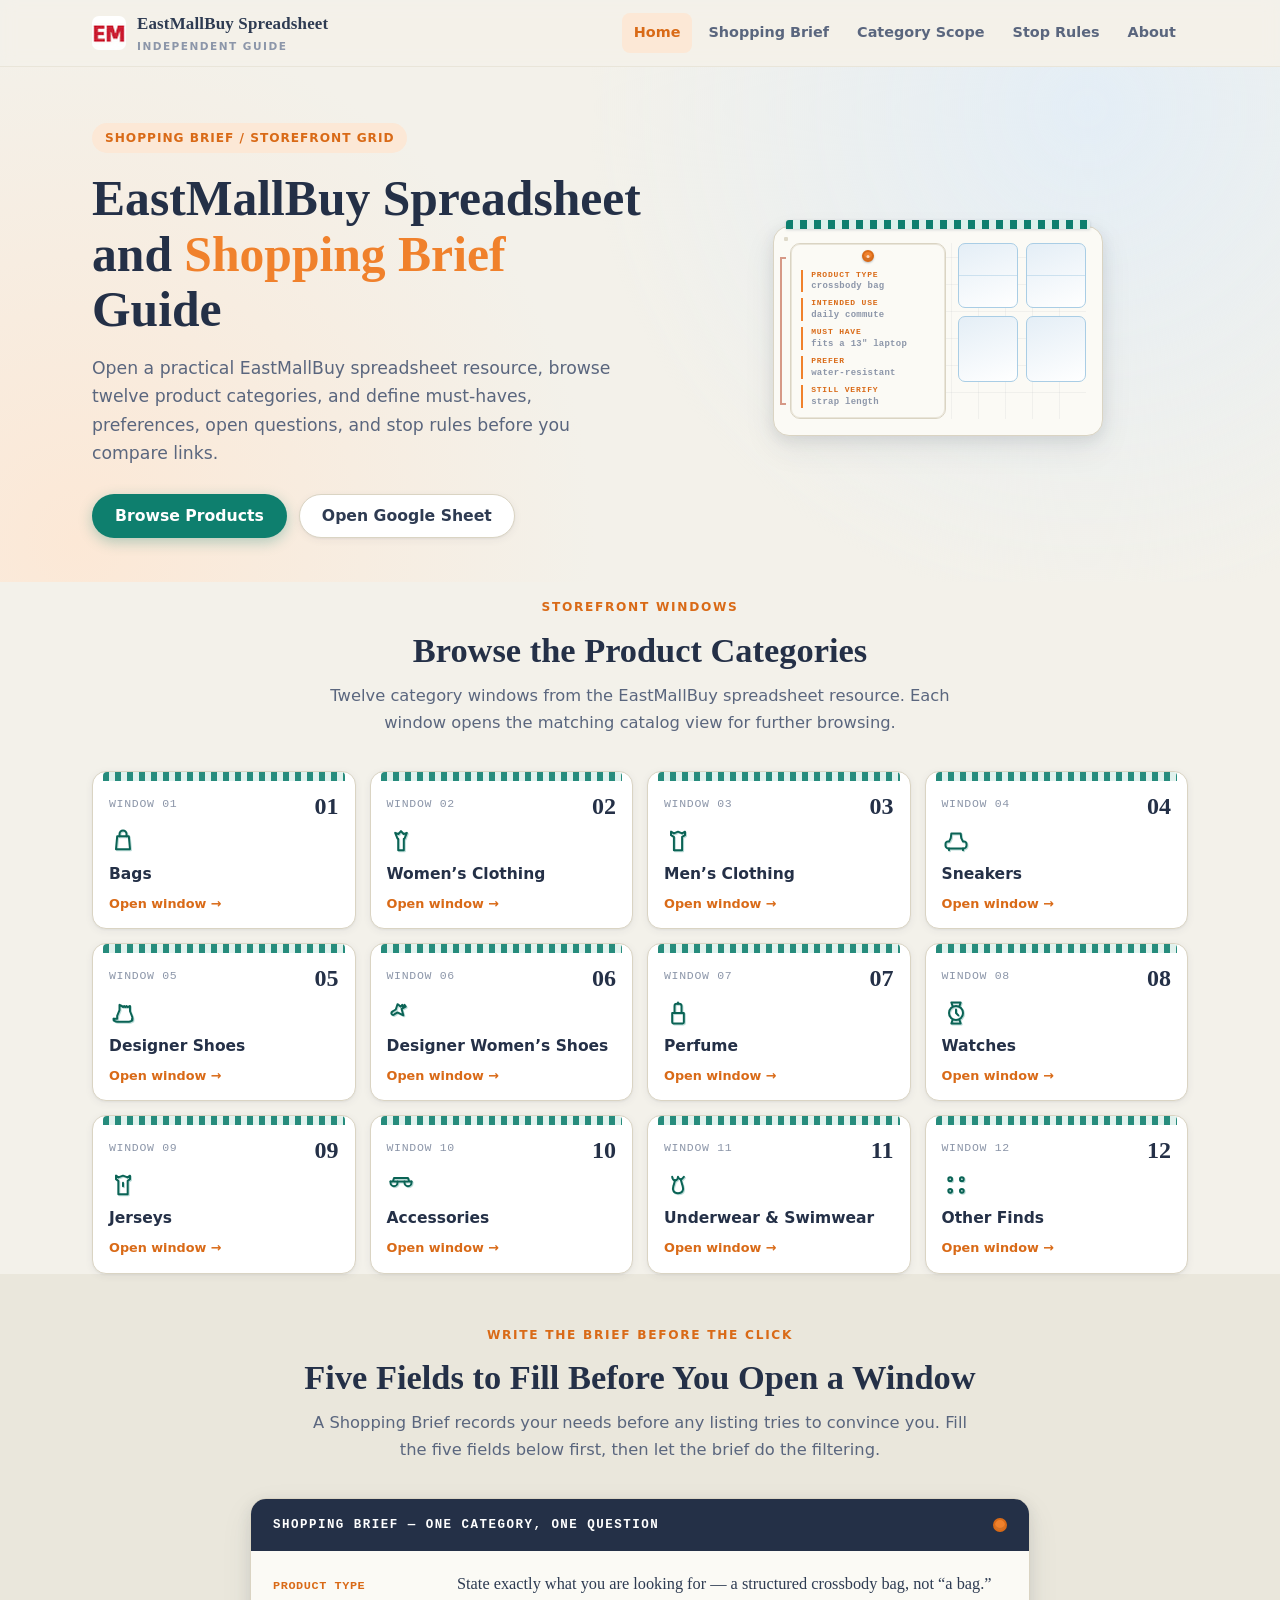
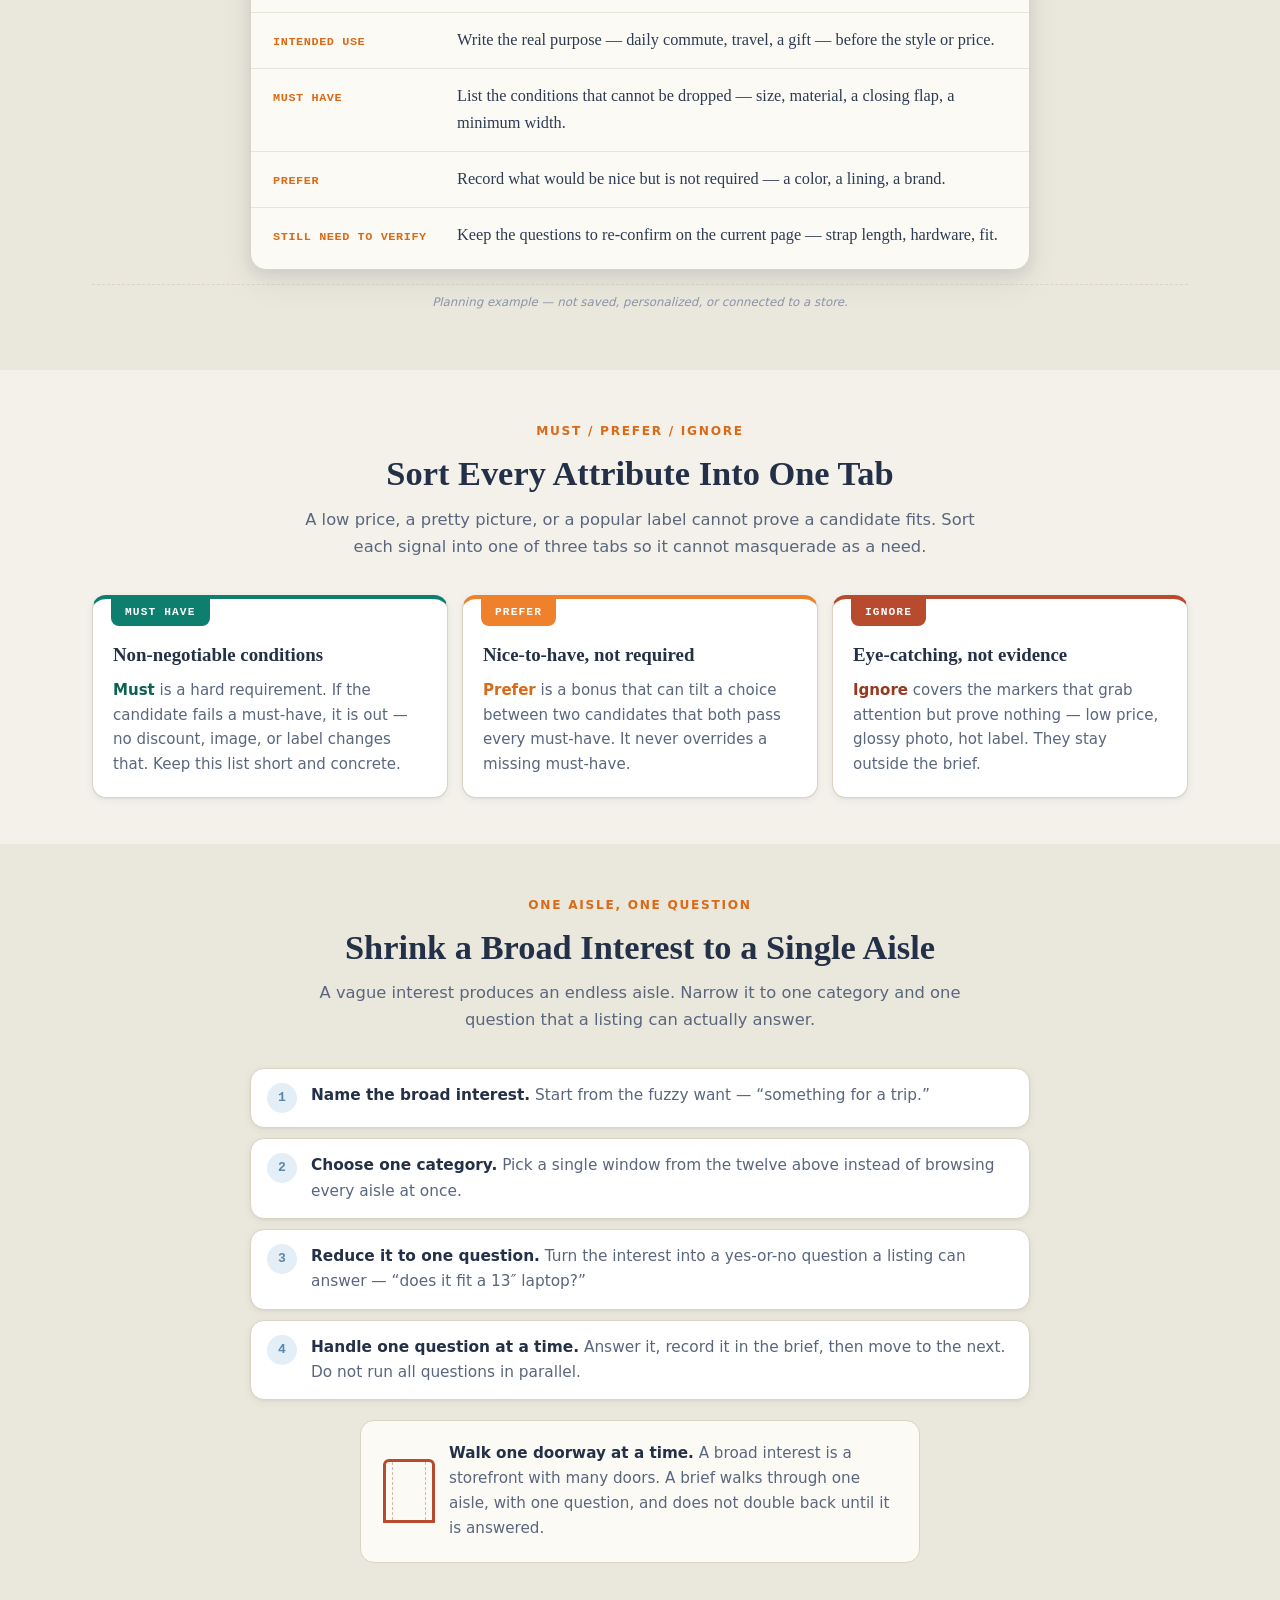
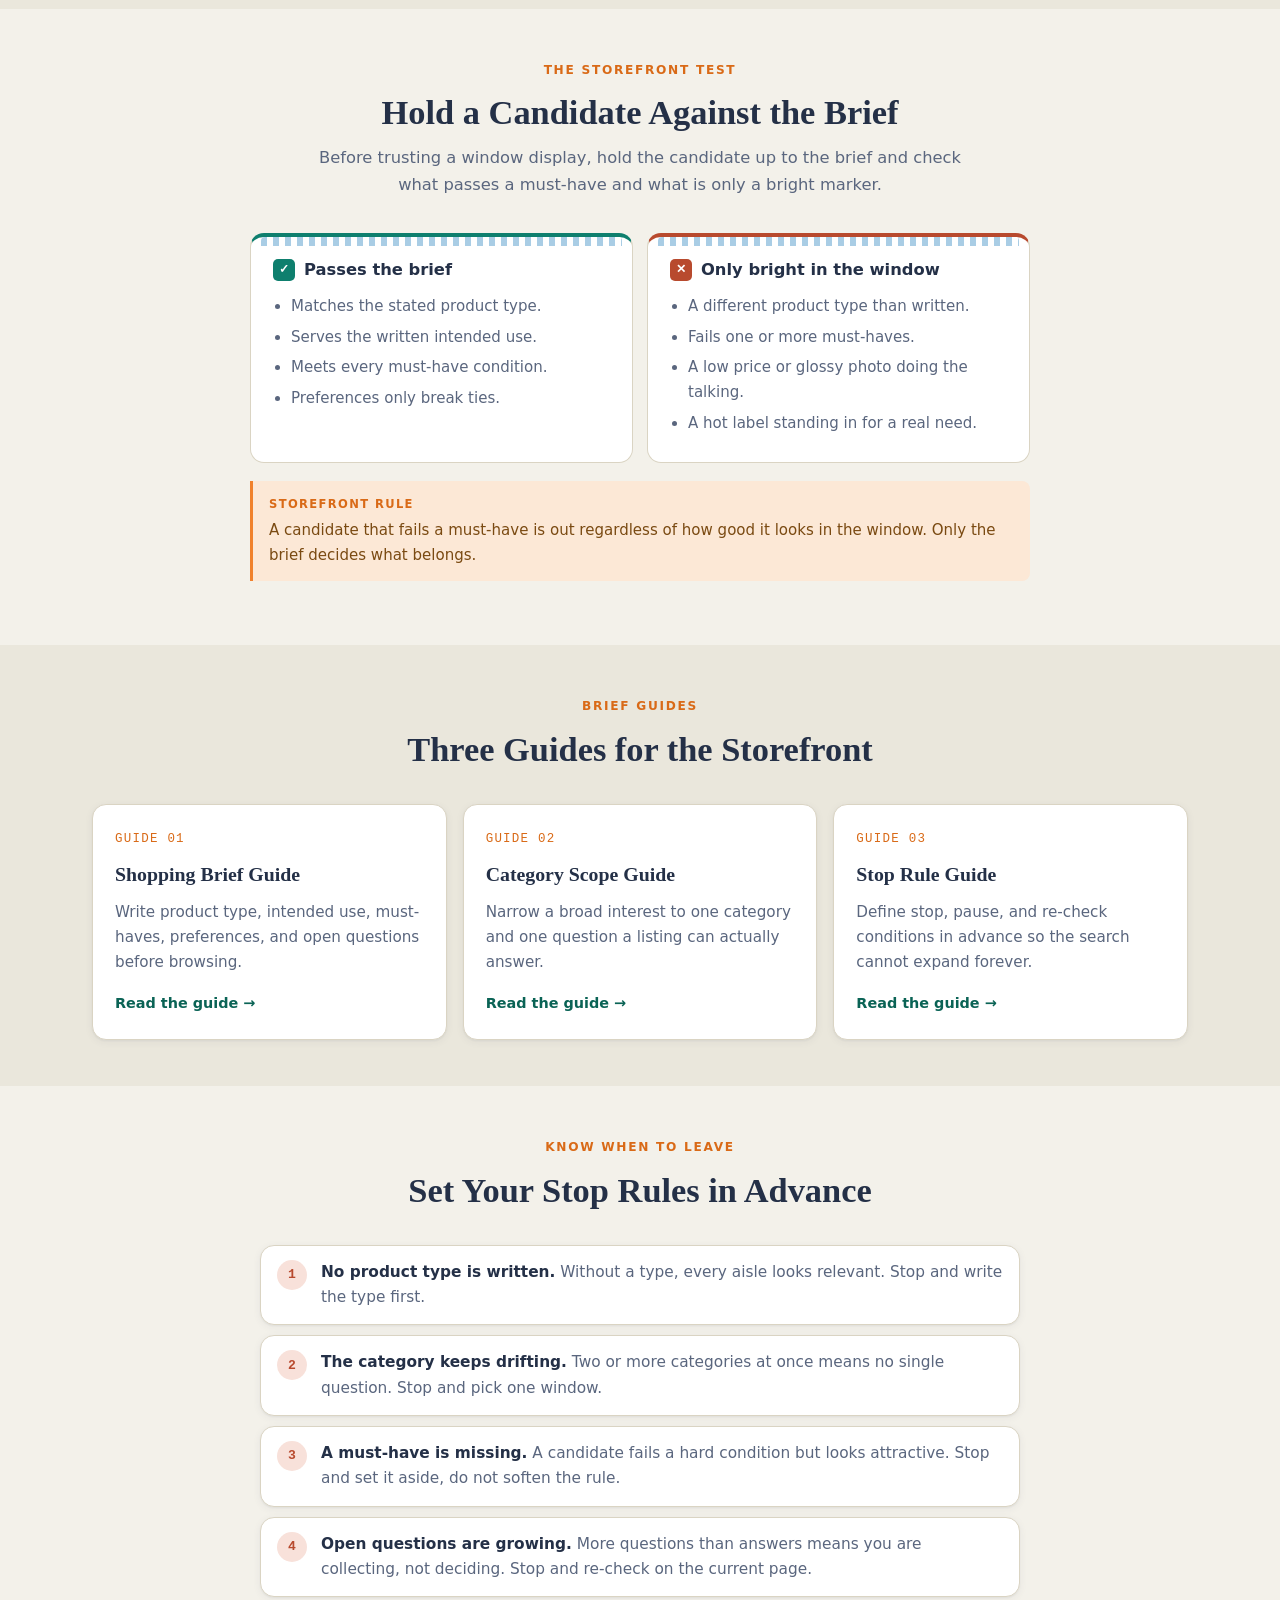
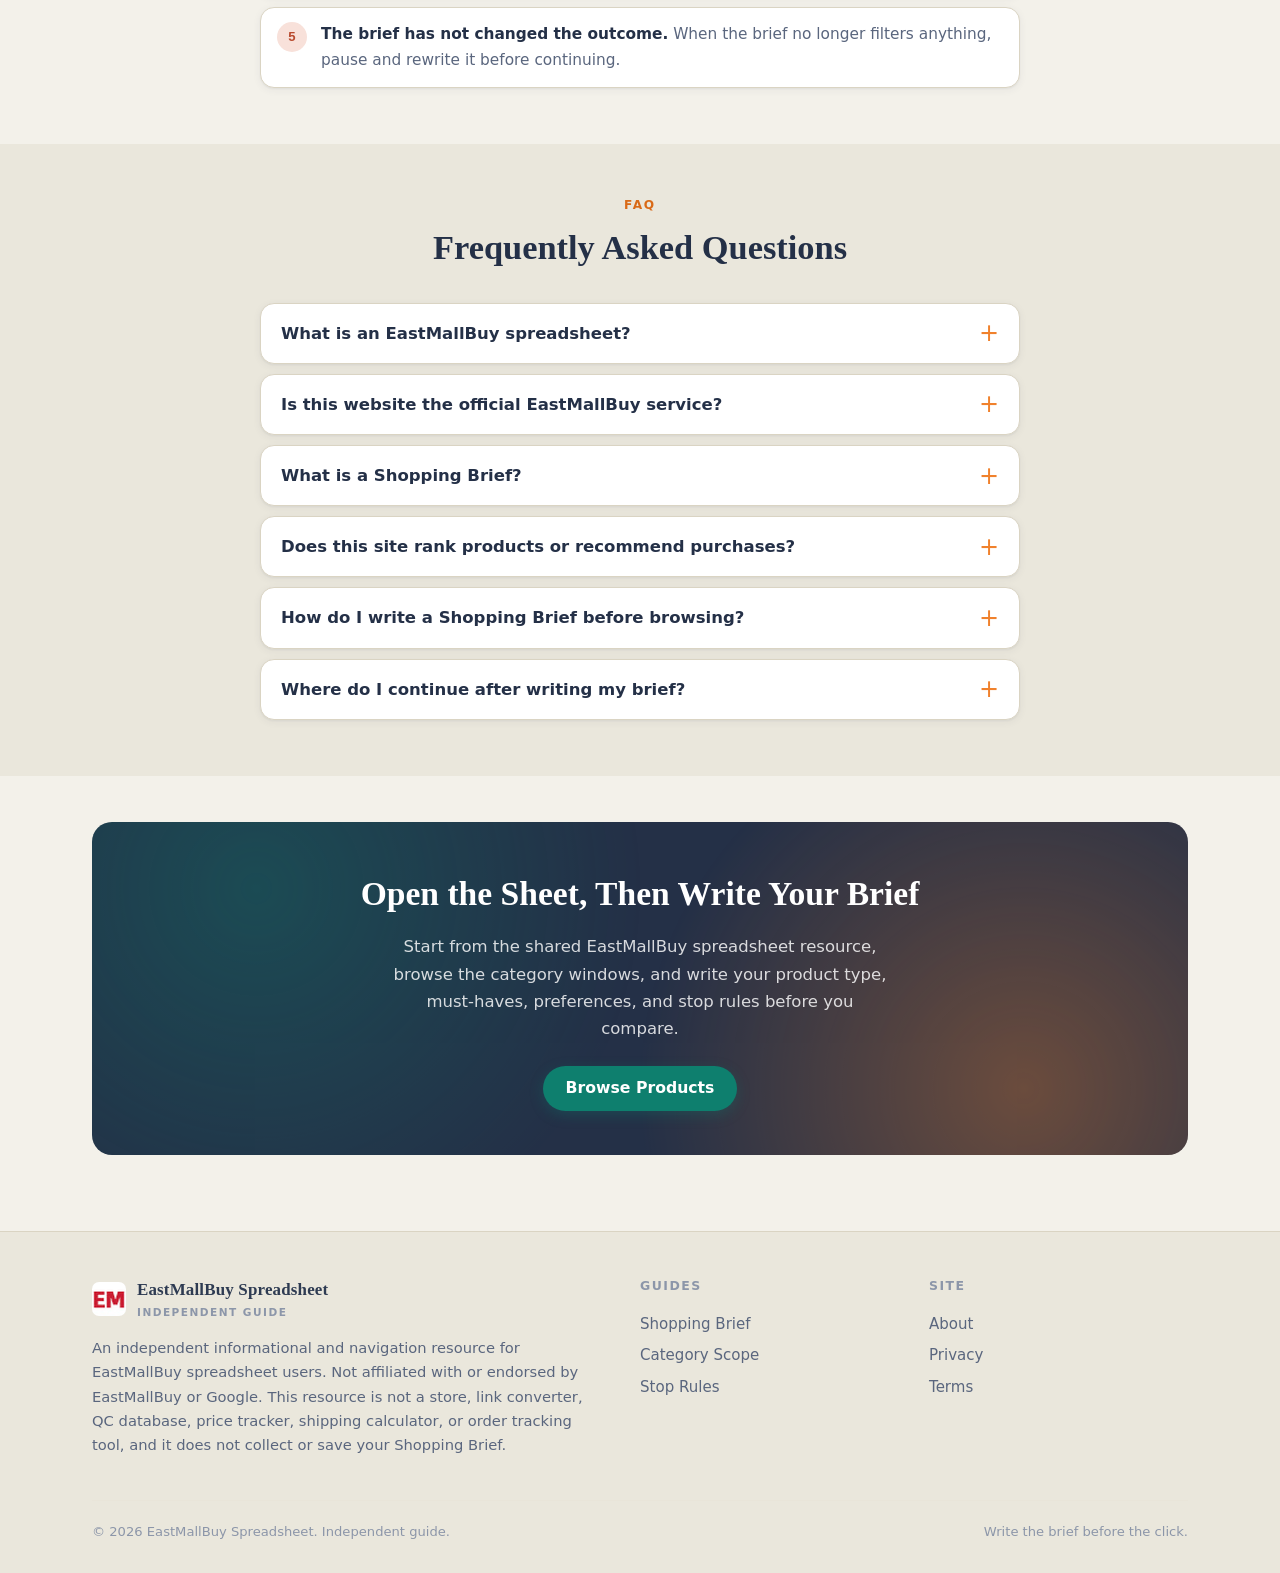
<file: index.html>
<!DOCTYPE html>
<html lang="en">
<head>
  <meta charset="UTF-8">
  <meta name="viewport" content="width=device-width, initial-scale=1.0">
  <script charset="UTF-8" id="LA_COLLECT" src="//sdk.51.la/js-sdk-pro.min.js"></script>
  <script>LA.init({id:"3R7KyZ6nqq0NWQsc",ck:"3R7KyZ6nqq0NWQsc"})</script>
  <meta name="google-site-verification" content="XJH5bWyu3Ub_fdbfXnCgktieLxeAN7sLbtjSL6n2SaM" />
  <title>EastMallBuy Spreadsheet &amp; Shopping Brief | Independent Guide</title>
  <meta name="description" content="Open a practical EastMallBuy spreadsheet resource, browse categories, and define must-haves, preferences, open questions, and stop rules before comparing.">
  <link rel="canonical" href="https://repglide.github.io/eastmallbuy-spreadsheet/">
  <link rel="icon" type="image/png" href="./assets/images/favicon.png">
  <link rel="stylesheet" href="./assets/css/styles.css">

  <!-- Open Graph / Twitter -->
  <meta property="og:type" content="website">
  <meta property="og:url" content="https://repglide.github.io/eastmallbuy-spreadsheet/">
  <meta property="og:title" content="EastMallBuy Spreadsheet &amp; Shopping Brief | Independent Guide">
  <meta property="og:description" content="Open a practical EastMallBuy spreadsheet resource, browse categories, and define must-haves, preferences, open questions, and stop rules before comparing.">
  <meta name="twitter:card" content="summary">
  <meta name="twitter:title" content="EastMallBuy Spreadsheet &amp; Shopping Brief | Independent Guide">
  <meta name="twitter:description" content="Open a practical EastMallBuy spreadsheet resource, browse categories, and define must-haves, preferences, open questions, and stop rules before comparing.">

  <!-- JSON-LD Structured Data -->
  <script type="application/ld+json">
  {
    "@context": "https://schema.org",
    "@graph": [
      {
        "@type": "WebSite",
        "@id": "https://repglide.github.io/eastmallbuy-spreadsheet/#website",
        "url": "https://repglide.github.io/eastmallbuy-spreadsheet/",
        "name": "EastMallBuy Spreadsheet & Shopping Brief Guide",
        "description": "Independent directory and informational guide for EastMallBuy spreadsheet users, built around a Shopping Brief method that defines product type, intended use, must-haves, preferences, open questions, and stop rules before browsing."
      },
      {
        "@type": "WebPage",
        "@id": "https://repglide.github.io/eastmallbuy-spreadsheet/#webpage",
        "url": "https://repglide.github.io/eastmallbuy-spreadsheet/",
        "name": "EastMallBuy Spreadsheet and Shopping Brief Guide",
        "isPartOf": { "@id": "https://repglide.github.io/eastmallbuy-spreadsheet/#website" },
        "description": "Open a practical EastMallBuy spreadsheet resource, browse categories, and define must-haves, preferences, open questions, and stop rules before comparing."
      },
      {
        "@type": "FAQPage",
        "mainEntity": [
          {
            "@type": "Question",
            "name": "What is an EastMallBuy spreadsheet?",
            "acceptedAnswer": {
              "@type": "Answer",
              "text": "An EastMallBuy spreadsheet is a shared document that compiles listing references, category groupings, and product links formatted for use with agent shopping services. It is a reference to research, not an official, live, or complete product catalog."
            }
          },
          {
            "@type": "Question",
            "name": "Is this website the official EastMallBuy service?",
            "acceptedAnswer": {
              "@type": "Answer",
              "text": "No. This website is an independent informational and navigation resource. It is not affiliated with, endorsed by, or operated by EastMallBuy or Google."
            }
          },
          {
            "@type": "Question",
            "name": "What is a Shopping Brief?",
            "acceptedAnswer": {
              "@type": "Answer",
              "text": "A Shopping Brief is a short written plan you make before browsing. It records the product type, the intended use, the must-have conditions, the nice-to-have preferences, and the questions you still need to verify, so eye-catching markers do not replace your real needs."
            }
          },
          {
            "@type": "Question",
            "name": "Does this site rank products or recommend purchases?",
            "acceptedAnswer": {
              "@type": "Answer",
              "text": "No. This resource does not rank products, assign scores, or name automatic winners. It is not a store, a link converter, a QC database, a price tracker, a shipping calculator, or an order tracking tool."
            }
          },
          {
            "@type": "Question",
            "name": "How do I write a Shopping Brief before browsing?",
            "acceptedAnswer": {
              "@type": "Answer",
              "text": "Write down the product type first, then the intended use, then your must-have conditions, then your nice-to-have preferences, and finally the questions you still need to verify. A low price, a pretty picture, or a popular label cannot prove a candidate fits those needs."
            }
          },
          {
            "@type": "Question",
            "name": "Where do I continue after writing my brief?",
            "acceptedAnswer": {
              "@type": "Answer",
              "text": "After you have written your brief and re-checked the destination page, you can continue through an agent shopping service to submit the item. This website is a navigation resource and does not process orders itself."
            }
          }
        ]
      }
    ]
  }
  </script>
</head>
<body>
  <a href="#main-content" class="skip-link">Skip to main content</a>

  <!-- Header -->
  <header class="site-header">
    <div class="container header-inner">
      <a href="./index.html" class="brand" aria-label="EastMallBuy Spreadsheet Home">
        <img src="./assets/images/logo.png" alt="EastMallBuy logo" width="34" height="34">
        <span class="brand-name">EastMallBuy Spreadsheet<small>Independent Guide</small></span>
      </a>
      <button class="mobile-nav-toggle" aria-expanded="false" aria-label="Toggle navigation menu">
        <svg viewBox="0 0 24 24" fill="none" stroke="currentColor" stroke-width="2" width="22" height="22"><line x1="3" y1="6" x2="21" y2="6"></line><line x1="3" y1="12" x2="21" y2="12"></line><line x1="3" y1="18" x2="21" y2="18"></line></svg>
      </button>
      <nav class="main-nav" aria-label="Primary Navigation">
        <ul>
          <li><a href="./index.html" class="active">Home</a></li>
          <li><a href="./shopping-brief-guide/">Shopping Brief</a></li>
          <li><a href="./category-scope-guide/">Category Scope</a></li>
          <li><a href="./stop-rule-guide/">Stop Rules</a></li>
          <li><a href="./about/">About</a></li>
        </ul>
      </nav>
    </div>
  </header>

  <main id="main-content">
    <!-- Hero -->
    <section class="hero-section">
      <div class="container hero-grid">
        <div>
          <span class="hero-badge">Shopping Brief / Storefront Grid</span>
          <h1 class="hero-title">EastMallBuy Spreadsheet and <em>Shopping Brief</em> Guide</h1>
          <p class="hero-description">Open a practical EastMallBuy spreadsheet resource, browse twelve product categories, and define must-haves, preferences, open questions, and stop rules before you compare links.</p>
          <div class="hero-actions">
            <a href="https://repglide.com/?agent=eastmallbuy" class="btn btn-primary" target="_blank" rel="nofollow noopener">Browse Products</a>
            <a href="https://docs.google.com/spreadsheets/d/1R9n_xLA8t4tnzWjqyww_jXtmD8818PZn/edit?usp=sharing&amp;ouid=102900013243329745539&amp;rtpof=true&amp;sd=true" class="btn btn-secondary" target="_blank" rel="noopener">Open Google Sheet</a>
          </div>
        </div>
        <div class="hero-visual" aria-hidden="true">
          <div class="facade">
            <span class="awning-stripe"></span>
            <span class="doorway-line"></span>
            <div class="facade-grid">
              <div class="brief-board">
                <span class="brief-pin"></span>
                <span class="brief-field"><b>Product type</b><span class="pin-line">crossbody bag</span></span>
                <span class="brief-field"><b>Intended use</b><span class="pin-line">daily commute</span></span>
                <span class="brief-field"><b>Must have</b><span class="pin-line">fits a 13&quot; laptop</span></span>
                <span class="brief-field"><b>Prefer</b><span class="pin-line">water-resistant</span></span>
                <span class="brief-field"><b>Still verify</b><span class="pin-line">strap length</span></span>
              </div>
              <div class="window-grid">
                <span class="window-pane"></span>
                <span class="window-pane"></span>
                <span class="window-pane"></span>
                <span class="window-pane"></span>
              </div>
            </div>
          </div>
        </div>
      </div>
    </section>

    <!-- Product Categories (immediately after Hero) -->
    <section class="categories-section" id="categories" aria-labelledby="cat-heading">
      <div class="container">
        <div class="section-header">
          <span class="eyebrow">Storefront Windows</span>
          <h2 class="section-title" id="cat-heading">Browse the Product Categories</h2>
          <p class="section-lead">Twelve category windows from the EastMallBuy spreadsheet resource. Each window opens the matching catalog view for further browsing.</p>
        </div>

        <div class="cat-grid">
          <a class="cat-card" href="https://repglide.com/category/bags?agent=eastmallbuy" target="_blank" rel="nofollow noopener">
            <span class="cat-top"><span class="cat-code">WINDOW 01</span><span class="cat-spec">01</span></span>
            <span class="cat-icon" aria-hidden="true"><svg viewBox="0 0 24 24" fill="none" stroke="currentColor" stroke-width="1.7" stroke-linecap="round" stroke-linejoin="round"><path d="M7 8h10l1 11H6L7 8Z"/><path d="M9 8V6a3 3 0 0 1 6 0v2"/></svg></span>
            <span class="cat-name">Bags</span>
            <span class="cat-arrow">Open window →</span>
          </a>
          <a class="cat-card" href="https://repglide.com/category/womens-clothing?agent=eastmallbuy" target="_blank" rel="nofollow noopener">
            <span class="cat-top"><span class="cat-code">WINDOW 02</span><span class="cat-spec">02</span></span>
            <span class="cat-icon" aria-hidden="true"><svg viewBox="0 0 24 24" fill="none" stroke="currentColor" stroke-width="1.7" stroke-linecap="round" stroke-linejoin="round"><path d="M12 3.5 9.8 6 7 5l2 5h.6V20h4.8V10H15l2-5-2.8 1L12 3.5Z"/></svg></span>
            <span class="cat-name">Women&rsquo;s Clothing</span>
            <span class="cat-arrow">Open window →</span>
          </a>
          <a class="cat-card" href="https://repglide.com/category/mens-clothing?agent=eastmallbuy" target="_blank" rel="nofollow noopener">
            <span class="cat-top"><span class="cat-code">WINDOW 03</span><span class="cat-spec">03</span></span>
            <span class="cat-icon" aria-hidden="true"><svg viewBox="0 0 24 24" fill="none" stroke="currentColor" stroke-width="1.7" stroke-linecap="round" stroke-linejoin="round"><path d="M12 4 8.5 5.5 6 4v3l2.5 1.5V20h7V8.5L18 7V4l-2.5 1.5L12 4Z"/></svg></span>
            <span class="cat-name">Men&rsquo;s Clothing</span>
            <span class="cat-arrow">Open window →</span>
          </a>
          <a class="cat-card" href="https://repglide.com/category/sneakers?agent=eastmallbuy" target="_blank" rel="nofollow noopener">
            <span class="cat-top"><span class="cat-code">WINDOW 04</span><span class="cat-spec">04</span></span>
            <span class="cat-icon" aria-hidden="true"><svg viewBox="0 0 24 24" fill="none" stroke="currentColor" stroke-width="1.7" stroke-linecap="round" stroke-linejoin="round"><path d="M3 16v-1.5c0-1 1-2 2-2h1l1.5-3L8 5.5h8l.5 4L18 12.5h1c1 0 2 1 2 2V16c0 1.5-1.5 2.5-3 2.5H6c-1.5 0-3-1-3-2.5Z"/><path d="M6 18.5V20M18 18.5V20"/></svg></span>
            <span class="cat-name">Sneakers</span>
            <span class="cat-arrow">Open window →</span>
          </a>
          <a class="cat-card" href="https://repglide.com/category/designer-shoes?agent=eastmallbuy" target="_blank" rel="nofollow noopener">
            <span class="cat-top"><span class="cat-code">WINDOW 05</span><span class="cat-spec">05</span></span>
            <span class="cat-icon" aria-hidden="true"><svg viewBox="0 0 24 24" fill="none" stroke="currentColor" stroke-width="1.7" stroke-linecap="round" stroke-linejoin="round"><path d="M4 17c0 1.5 1.5 2.5 3 2.5h10c1.5 0 3-1 3-2.5v-1.5l-2-5V6l-2 1-1-1-1 1-1-1-1 1-1-1-2-1v4.5l-2 5V17Z"/><path d="M4 17v1.5M20 17v1.5"/></svg></span>
            <span class="cat-name">Designer Shoes</span>
            <span class="cat-arrow">Open window →</span>
          </a>
          <a class="cat-card" href="https://repglide.com/category/designer-womens-shoes?agent=eastmallbuy" target="_blank" rel="nofollow noopener">
            <span class="cat-top"><span class="cat-code">WINDOW 06</span><span class="cat-spec">06</span></span>
            <span class="cat-icon" aria-hidden="true"><svg viewBox="0 0 24 24" fill="none" stroke="currentColor" stroke-width="1.7" stroke-linecap="round" stroke-linejoin="round"><path d="M9 4.5 7.5 9 5 10.5c-1 .5-1.5 1.5-1 2.5s2 1 2.5 0L9 11.5 14 14l-1.5-5.5L16 6.5 15 5l-1.5 1.5L13 5l-1.5 1.5L10 5 9 4.5Z"/></svg></span>
            <span class="cat-name">Designer Women&rsquo;s Shoes</span>
            <span class="cat-arrow">Open window →</span>
          </a>
          <a class="cat-card" href="https://repglide.com/category/perfume?agent=eastmallbuy" target="_blank" rel="nofollow noopener">
            <span class="cat-top"><span class="cat-code">WINDOW 07</span><span class="cat-spec">07</span></span>
            <span class="cat-icon" aria-hidden="true"><svg viewBox="0 0 24 24" fill="none" stroke="currentColor" stroke-width="1.7" stroke-linecap="round" stroke-linejoin="round"><path d="M9 12V6a2 2 0 0 1 2-2h2a2 2 0 0 1 2 2v6"/><path d="M7 12h10v8a1 1 0 0 1-1 1H8a1 1 0 0 1-1-1v-8Z"/><path d="M12 4V3"/></svg></span>
            <span class="cat-name">Perfume</span>
            <span class="cat-arrow">Open window →</span>
          </a>
          <a class="cat-card" href="https://repglide.com/category/watches?agent=eastmallbuy" target="_blank" rel="nofollow noopener">
            <span class="cat-top"><span class="cat-code">WINDOW 08</span><span class="cat-spec">08</span></span>
            <span class="cat-icon" aria-hidden="true"><svg viewBox="0 0 24 24" fill="none" stroke="currentColor" stroke-width="1.7" stroke-linecap="round" stroke-linejoin="round"><circle cx="12" cy="12" r="6"/><path d="M12 9v3l2 2"/><path d="M9 6 8 3h8l-1 3"/><path d="M9 18l-1 3h8l-1-3"/></svg></span>
            <span class="cat-name">Watches</span>
            <span class="cat-arrow">Open window →</span>
          </a>
          <a class="cat-card" href="https://repglide.com/category/jerseys?agent=eastmallbuy" target="_blank" rel="nofollow noopener">
            <span class="cat-top"><span class="cat-code">WINDOW 09</span><span class="cat-spec">09</span></span>
            <span class="cat-icon" aria-hidden="true"><svg viewBox="0 0 24 24" fill="none" stroke="currentColor" stroke-width="1.7" stroke-linecap="round" stroke-linejoin="round"><path d="M12 4 8 5.5 6 4v3l2 1.5V20h8V8.5L18 7V4l-2 1.5L12 4Z"/><path d="M12 10v3"/></svg></span>
            <span class="cat-name">Jerseys</span>
            <span class="cat-arrow">Open window →</span>
          </a>
          <a class="cat-card" href="https://repglide.com/category/accessories?agent=eastmallbuy" target="_blank" rel="nofollow noopener">
            <span class="cat-top"><span class="cat-code">WINDOW 10</span><span class="cat-spec">10</span></span>
            <span class="cat-icon" aria-hidden="true"><svg viewBox="0 0 24 24" fill="none" stroke="currentColor" stroke-width="1.7" stroke-linecap="round" stroke-linejoin="round"><path d="M3 9h2l1-3h12l1 3h2"/><path d="M3 9v1a3 3 0 0 0 6 0V9"/><path d="M15 9v1a3 3 0 0 0 6 0V9"/><path d="M6 9h12"/></svg></span>
            <span class="cat-name">Accessories</span>
            <span class="cat-arrow">Open window →</span>
          </a>
          <a class="cat-card" href="https://repglide.com/category/underwear-swimwear?agent=eastmallbuy" target="_blank" rel="nofollow noopener">
            <span class="cat-top"><span class="cat-code">WINDOW 11</span><span class="cat-spec">11</span></span>
            <span class="cat-icon" aria-hidden="true"><svg viewBox="0 0 24 24" fill="none" stroke="currentColor" stroke-width="1.7" stroke-linecap="round" stroke-linejoin="round"><path d="M7 5c0 2 1.5 3 2.5 3S12 7 12 5c0 1 1.5 2 2.5 2S17 5 17 5"/><path d="M9.5 8 8 13c-1 3 0 6 4 6s5-3 4-6l-1.5-5"/></svg></span>
            <span class="cat-name">Underwear &amp; Swimwear</span>
            <span class="cat-arrow">Open window →</span>
          </a>
          <a class="cat-card" href="https://repglide.com/category/other?agent=eastmallbuy" target="_blank" rel="nofollow noopener">
            <span class="cat-top"><span class="cat-code">WINDOW 12</span><span class="cat-spec">12</span></span>
            <span class="cat-icon" aria-hidden="true"><svg viewBox="0 0 24 24" fill="none" stroke="currentColor" stroke-width="1.7" stroke-linecap="round" stroke-linejoin="round"><circle cx="7" cy="7" r="1.6"/><circle cx="17" cy="7" r="1.6"/><circle cx="7" cy="17" r="1.6"/><circle cx="17" cy="17" r="1.6"/></svg></span>
            <span class="cat-name">Other Finds</span>
            <span class="cat-arrow">Open window →</span>
          </a>
        </div>
      </div>
    </section>

    <!-- Write the Brief Before the Click -->
    <section class="section section-alt" id="write-brief" aria-labelledby="wb-heading">
      <div class="container">
        <div class="section-header">
          <span class="eyebrow">Write the Brief Before the Click</span>
          <h2 class="section-title" id="wb-heading">Five Fields to Fill Before You Open a Window</h2>
          <p class="section-lead">A Shopping Brief records your needs before any listing tries to convince you. Fill the five fields below first, then let the brief do the filtering.</p>
        </div>

        <div class="brief-board-lg">
          <div class="bb-head">
            <span class="bb-title">Shopping Brief — One Category, One Question</span>
            <span class="bb-pin"></span>
          </div>
          <div class="bb-rows">
            <div class="bb-row"><span class="bb-label">Product type</span><span class="bb-value">State exactly what you are looking for — a structured crossbody bag, not &ldquo;a bag.&rdquo;</span></div>
            <div class="bb-row"><span class="bb-label">Intended use</span><span class="bb-value">Write the real purpose — daily commute, travel, a gift — before the style or price.</span></div>
            <div class="bb-row"><span class="bb-label">Must have</span><span class="bb-value">List the conditions that cannot be dropped — size, material, a closing flap, a minimum width.</span></div>
            <div class="bb-row"><span class="bb-label">Prefer</span><span class="bb-value">Record what would be nice but is not required — a color, a lining, a brand.</span></div>
            <div class="bb-row"><span class="bb-label">Still need to verify</span><span class="bb-value">Keep the questions to re-confirm on the current page — strap length, hardware, fit.</span></div>
          </div>
        </div>
        <p class="example-flag" style="display:block;text-align:center;">Planning example — not saved, personalized, or connected to a store.</p>
      </div>
    </section>

    <!-- Must / Prefer / Ignore -->
    <section class="section" id="must-prefer-ignore" aria-labelledby="mpi-heading">
      <div class="container">
        <div class="section-header">
          <span class="eyebrow">Must / Prefer / Ignore</span>
          <h2 class="section-title" id="mpi-heading">Sort Every Attribute Into One Tab</h2>
          <p class="section-lead">A low price, a pretty picture, or a popular label cannot prove a candidate fits. Sort each signal into one of three tabs so it cannot masquerade as a need.</p>
        </div>

        <div class="priority-grid">
          <div class="priority-tab tab-must" data-tab="Must have">
            <h3>Non-negotiable conditions</h3>
            <p><span class="pt-kw">Must</span> is a hard requirement. If the candidate fails a must-have, it is out — no discount, image, or label changes that. Keep this list short and concrete.</p>
          </div>
          <div class="priority-tab tab-prefer" data-tab="Prefer">
            <h3>Nice-to-have, not required</h3>
            <p><span class="pt-kw">Prefer</span> is a bonus that can tilt a choice between two candidates that both pass every must-have. It never overrides a missing must-have.</p>
          </div>
          <div class="priority-tab tab-ignore" data-tab="Ignore">
            <h3>Eye-catching, not evidence</h3>
            <p><span class="pt-kw">Ignore</span> covers the markers that grab attention but prove nothing — low price, glossy photo, hot label. They stay outside the brief.</p>
          </div>
        </div>
      </div>
    </section>

    <!-- One Aisle, One Question -->
    <section class="section section-alt" id="one-aisle" aria-labelledby="oa-heading">
      <div class="container">
        <div class="section-header">
          <span class="eyebrow">One Aisle, One Question</span>
          <h2 class="section-title" id="oa-heading">Shrink a Broad Interest to a Single Aisle</h2>
          <p class="section-lead">A vague interest produces an endless aisle. Narrow it to one category and one question that a listing can actually answer.</p>
        </div>

        <div class="aisle-wrap">
          <ol class="aisle-steps">
            <li><p><strong>Name the broad interest.</strong> Start from the fuzzy want — &ldquo;something for a trip.&rdquo;</p></li>
            <li><p><strong>Choose one category.</strong> Pick a single window from the twelve above instead of browsing every aisle at once.</p></li>
            <li><p><strong>Reduce it to one question.</strong> Turn the interest into a yes-or-no question a listing can answer — &ldquo;does it fit a 13&Prime; laptop?&rdquo;</p></li>
            <li><p><strong>Handle one question at a time.</strong> Answer it, record it in the brief, then move to the next. Do not run all questions in parallel.</p></li>
          </ol>
          <div class="doorway-visual">
            <span class="dw-frame"></span>
            <p><strong>Walk one doorway at a time.</strong> A broad interest is a storefront with many doors. A brief walks through one aisle, with one question, and does not double back until it is answered.</p>
          </div>
        </div>
      </div>
    </section>

    <!-- The Storefront Test -->
    <section class="section" id="storefront-test" aria-labelledby="st-heading">
      <div class="container">
        <div class="section-header">
          <span class="eyebrow">The Storefront Test</span>
          <h2 class="section-title" id="st-heading">Hold a Candidate Against the Brief</h2>
          <p class="section-lead">Before trusting a window display, hold the candidate up to the brief and check what passes a must-have and what is only a bright marker.</p>
        </div>

        <div class="storefront-test">
          <div class="st-row">
            <div class="st-window fits">
              <h3><span class="mark">✓</span>Passes the brief</h3>
              <ul>
                <li>Matches the stated product type.</li>
                <li>Serves the written intended use.</li>
                <li>Meets every must-have condition.</li>
                <li>Preferences only break ties.</li>
              </ul>
            </div>
            <div class="st-window fails">
              <h3><span class="mark">✕</span>Only bright in the window</h3>
              <ul>
                <li>A different product type than written.</li>
                <li>Fails one or more must-haves.</li>
                <li>A low price or glossy photo doing the talking.</li>
                <li>A hot label standing in for a real need.</li>
              </ul>
            </div>
          </div>
          <div class="manifest-rule"><strong>Storefront rule</strong>A candidate that fails a must-have is out regardless of how good it looks in the window. Only the brief decides what belongs.</div>
        </div>
      </div>
    </section>

    <!-- Guide entries -->
    <section class="section section-alt" id="guides" aria-labelledby="guides-heading">
      <div class="container">
        <div class="section-header">
          <span class="eyebrow">Brief Guides</span>
          <h2 class="section-title" id="guides-heading">Three Guides for the Storefront</h2>
        </div>
        <div class="guide-grid">
          <a class="guide-card" href="./shopping-brief-guide/">
            <span class="guide-num">GUIDE 01</span>
            <h3>Shopping Brief Guide</h3>
            <p>Write product type, intended use, must-haves, preferences, and open questions before browsing.</p>
            <span class="guide-cta">Read the guide →</span>
          </a>
          <a class="guide-card" href="./category-scope-guide/">
            <span class="guide-num">GUIDE 02</span>
            <h3>Category Scope Guide</h3>
            <p>Narrow a broad interest to one category and one question a listing can actually answer.</p>
            <span class="guide-cta">Read the guide →</span>
          </a>
          <a class="guide-card" href="./stop-rule-guide/">
            <span class="guide-num">GUIDE 03</span>
            <h3>Stop Rule Guide</h3>
            <p>Define stop, pause, and re-check conditions in advance so the search cannot expand forever.</p>
            <span class="guide-cta">Read the guide →</span>
          </a>
        </div>
      </div>
    </section>

    <!-- Know When to Leave -->
    <section class="section" id="know-when-to-leave" aria-labelledby="kwl-heading">
      <div class="container">
        <div class="section-header">
          <span class="eyebrow">Know When to Leave</span>
          <h2 class="section-title" id="kwl-heading">Set Your Stop Rules in Advance</h2>
        </div>
        <ul class="stop-list">
          <li><span class="s-num">1</span><p><strong>No product type is written.</strong> Without a type, every aisle looks relevant. Stop and write the type first.</p></li>
          <li><span class="s-num">2</span><p><strong>The category keeps drifting.</strong> Two or more categories at once means no single question. Stop and pick one window.</p></li>
          <li><span class="s-num">3</span><p><strong>A must-have is missing.</strong> A candidate fails a hard condition but looks attractive. Stop and set it aside, do not soften the rule.</p></li>
          <li><span class="s-num">4</span><p><strong>Open questions are growing.</strong> More questions than answers means you are collecting, not deciding. Stop and re-check on the current page.</p></li>
          <li><span class="s-num">5</span><p><strong>The brief has not changed the outcome.</strong> When the brief no longer filters anything, pause and rewrite it before continuing.</p></li>
        </ul>
      </div>
    </section>

    <!-- FAQ -->
    <section class="section section-alt" id="faq" aria-labelledby="faq-heading">
      <div class="container">
        <div class="section-header">
          <span class="eyebrow">FAQ</span>
          <h2 class="section-title" id="faq-heading">Frequently Asked Questions</h2>
        </div>
        <div class="faq-list">
          <details class="faq-item">
            <summary>What is an EastMallBuy spreadsheet?</summary>
            <div class="faq-body"><p>An EastMallBuy spreadsheet is a shared document that compiles listing references, category groupings, and product links formatted for use with agent shopping services. It is a reference to research, not an official, live, or complete product catalog.</p></div>
          </details>
          <details class="faq-item">
            <summary>Is this website the official EastMallBuy service?</summary>
            <div class="faq-body"><p>No. This website is an independent informational and navigation resource. It is not affiliated with, endorsed by, or operated by EastMallBuy or Google.</p></div>
          </details>
          <details class="faq-item">
            <summary>What is a Shopping Brief?</summary>
            <div class="faq-body"><p>A Shopping Brief is a short written plan you make before browsing. It records the product type, the intended use, the must-have conditions, the nice-to-have preferences, and the questions you still need to verify, so eye-catching markers do not replace your real needs.</p></div>
          </details>
          <details class="faq-item">
            <summary>Does this site rank products or recommend purchases?</summary>
            <div class="faq-body"><p>No. This resource does not rank products, assign scores, or name automatic winners. It is not a store, a link converter, a QC database, a price tracker, a shipping calculator, or an order tracking tool.</p></div>
          </details>
          <details class="faq-item">
            <summary>How do I write a Shopping Brief before browsing?</summary>
            <div class="faq-body"><p>Write down the product type first, then the intended use, then your must-have conditions, then your nice-to-have preferences, and finally the questions you still need to verify. A low price, a pretty picture, or a popular label cannot prove a candidate fits those needs.</p></div>
          </details>
          <details class="faq-item">
            <summary>Where do I continue after writing my brief?</summary>
            <div class="faq-body"><p>After you have written your brief and re-checked the destination page, you can continue through an agent shopping service to submit the item. This website is a navigation resource and does not process orders itself.</p></div>
          </details>
        </div>
      </div>
    </section>

    <!-- Final CTA -->
    <section class="section" aria-labelledby="cta-heading">
      <div class="container">
        <div class="final-cta">
          <h2 id="cta-heading">Open the Sheet, Then Write Your Brief</h2>
          <p>Start from the shared EastMallBuy spreadsheet resource, browse the category windows, and write your product type, must-haves, preferences, and stop rules before you compare.</p>
          <a href="https://repglide.com/?agent=eastmallbuy" class="btn btn-primary" target="_blank" rel="nofollow noopener">Browse Products</a>
        </div>
      </div>
    </section>
  </main>

  <!-- Footer -->
  <footer class="site-footer">
    <div class="container">
      <div class="footer-grid">
        <div class="footer-brand">
          <a href="./index.html" class="brand" aria-label="EastMallBuy Spreadsheet Home">
            <img src="./assets/images/logo.png" alt="EastMallBuy logo" width="30" height="30">
            <span class="brand-name">EastMallBuy Spreadsheet<small>Independent Guide</small></span>
          </a>
          <p>An independent informational and navigation resource for EastMallBuy spreadsheet users. Not affiliated with or endorsed by EastMallBuy or Google. This resource is not a store, link converter, QC database, price tracker, shipping calculator, or order tracking tool, and it does not collect or save your Shopping Brief.</p>
        </div>
        <div class="footer-col">
          <h4>Guides</h4>
          <ul>
            <li><a href="./shopping-brief-guide/">Shopping Brief</a></li>
            <li><a href="./category-scope-guide/">Category Scope</a></li>
            <li><a href="./stop-rule-guide/">Stop Rules</a></li>
          </ul>
        </div>
        <div class="footer-col">
          <h4>Site</h4>
          <ul>
            <li><a href="./about/">About</a></li>
            <li><a href="./privacy/">Privacy</a></li>
            <li><a href="./terms/">Terms</a></li>
          </ul>
        </div>
      </div>
      <div class="footer-bottom">
        <span>&copy; <span id="year">2026</span> EastMallBuy Spreadsheet. Independent guide.</span>
        <span>Write the brief before the click.</span>
      </div>
    </div>
  </footer>

  <script src="./assets/js/main.js"></script>
</body>
</html>
</file>
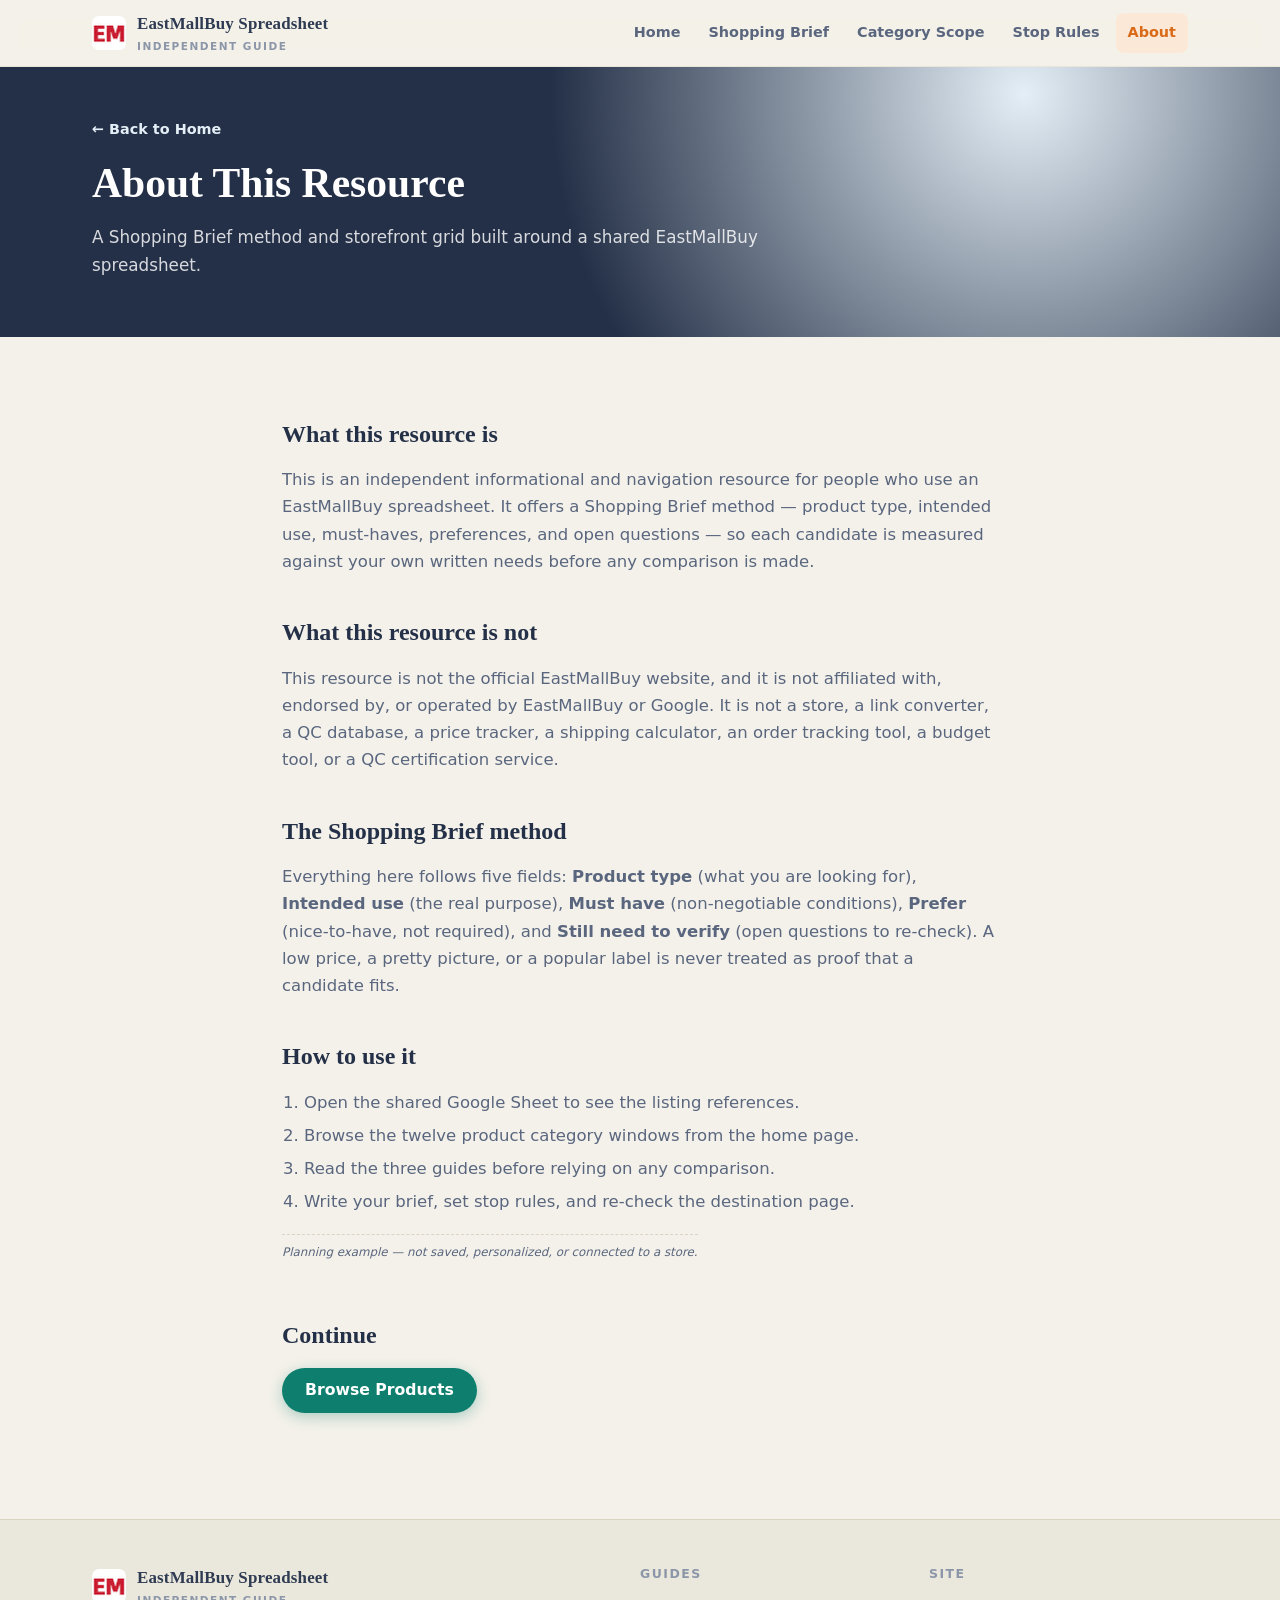
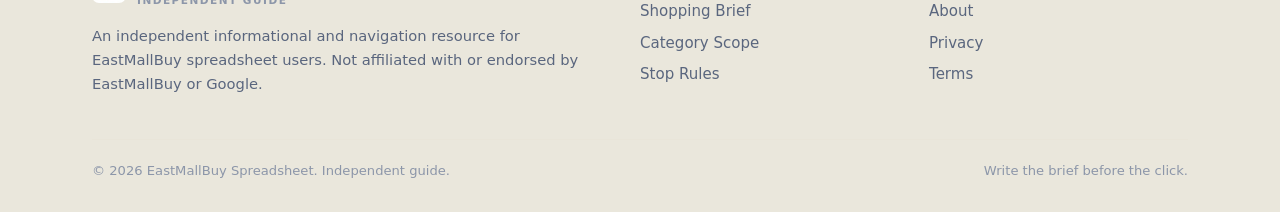
<file: about/index.html>
<!DOCTYPE html>
<html lang="en">
<head>
  <meta charset="UTF-8">
  <meta name="viewport" content="width=device-width, initial-scale=1.0">
  <title>About | EastMallBuy Spreadsheet</title>
  <meta name="description" content="About this independent EastMallBuy spreadsheet resource: a Shopping Brief method and storefront grid, not an official EastMallBuy service.">
  <link rel="canonical" href="https://repglide.github.io/eastmallbuy-spreadsheet/about/">
  <link rel="icon" type="image/png" href="../assets/images/favicon.png">
  <link rel="stylesheet" href="../assets/css/styles.css">
  <meta name="robots" content="index, follow">
</head>
<body>
  <a href="#main-content" class="skip-link">Skip to main content</a>

  <header class="site-header">
    <div class="container header-inner">
      <a href="../index.html" class="brand" aria-label="EastMallBuy Spreadsheet Home">
        <img src="../assets/images/logo.png" alt="EastMallBuy logo" width="34" height="34">
        <span class="brand-name">EastMallBuy Spreadsheet<small>Independent Guide</small></span>
      </a>
      <button class="mobile-nav-toggle" aria-expanded="false" aria-label="Toggle navigation menu">
        <svg viewBox="0 0 24 24" fill="none" stroke="currentColor" stroke-width="2" width="22" height="22"><line x1="3" y1="6" x2="21" y2="6"></line><line x1="3" y1="12" x2="21" y2="12"></line><line x1="3" y1="18" x2="21" y2="18"></line></svg>
      </button>
      <nav class="main-nav" aria-label="Primary Navigation">
        <ul>
          <li><a href="../index.html">Home</a></li>
          <li><a href="../shopping-brief-guide/">Shopping Brief</a></li>
          <li><a href="../category-scope-guide/">Category Scope</a></li>
          <li><a href="../stop-rule-guide/">Stop Rules</a></li>
          <li><a href="../about/" class="active">About</a></li>
        </ul>
      </nav>
    </div>
  </header>

  <main id="main-content">
    <section class="page-hero">
      <div class="container">
        <a class="back-link" href="../index.html">← Back to Home</a>
        <h1>About This Resource</h1>
        <p>A Shopping Brief method and storefront grid built around a shared EastMallBuy spreadsheet.</p>
      </div>
    </section>

    <div class="article-body">
      <h2>What this resource is</h2>
      <p>This is an independent informational and navigation resource for people who use an EastMallBuy spreadsheet. It offers a Shopping Brief method — product type, intended use, must-haves, preferences, and open questions — so each candidate is measured against your own written needs before any comparison is made.</p>

      <h2>What this resource is not</h2>
      <p>This resource is not the official EastMallBuy website, and it is not affiliated with, endorsed by, or operated by EastMallBuy or Google. It is not a store, a link converter, a QC database, a price tracker, a shipping calculator, an order tracking tool, a budget tool, or a QC certification service.</p>

      <h2>The Shopping Brief method</h2>
      <p>Everything here follows five fields: <strong>Product type</strong> (what you are looking for), <strong>Intended use</strong> (the real purpose), <strong>Must have</strong> (non-negotiable conditions), <strong>Prefer</strong> (nice-to-have, not required), and <strong>Still need to verify</strong> (open questions to re-check). A low price, a pretty picture, or a popular label is never treated as proof that a candidate fits.</p>

      <h2>How to use it</h2>
      <ol>
        <li>Open the shared Google Sheet to see the listing references.</li>
        <li>Browse the twelve product category windows from the home page.</li>
        <li>Read the three guides before relying on any comparison.</li>
        <li>Write your brief, set stop rules, and re-check the destination page.</li>
      </ol>

      <p class="example-flag">Planning example — not saved, personalized, or connected to a store.</p>

      <h2>Continue</h2>
      <p><a href="https://repglide.com/?agent=eastmallbuy" class="btn btn-primary" target="_blank" rel="nofollow noopener">Browse Products</a></p>
    </div>
  </main>

  <footer class="site-footer">
    <div class="container">
      <div class="footer-grid">
        <div class="footer-brand">
          <a href="../index.html" class="brand" aria-label="EastMallBuy Spreadsheet Home">
            <img src="../assets/images/logo.png" alt="EastMallBuy logo" width="30" height="30">
            <span class="brand-name">EastMallBuy Spreadsheet<small>Independent Guide</small></span>
          </a>
          <p>An independent informational and navigation resource for EastMallBuy spreadsheet users. Not affiliated with or endorsed by EastMallBuy or Google.</p>
        </div>
        <div class="footer-col">
          <h4>Guides</h4>
          <ul>
            <li><a href="../shopping-brief-guide/">Shopping Brief</a></li>
            <li><a href="../category-scope-guide/">Category Scope</a></li>
            <li><a href="../stop-rule-guide/">Stop Rules</a></li>
          </ul>
        </div>
        <div class="footer-col">
          <h4>Site</h4>
          <ul>
            <li><a href="../about/">About</a></li>
            <li><a href="../privacy/">Privacy</a></li>
            <li><a href="../terms/">Terms</a></li>
          </ul>
        </div>
      </div>
      <div class="footer-bottom">
        <span>&copy; <span id="year">2026</span> EastMallBuy Spreadsheet. Independent guide.</span>
        <span>Write the brief before the click.</span>
      </div>
    </div>
  </footer>

  <script src="../assets/js/main.js"></script>
</body>
</html>
</file>
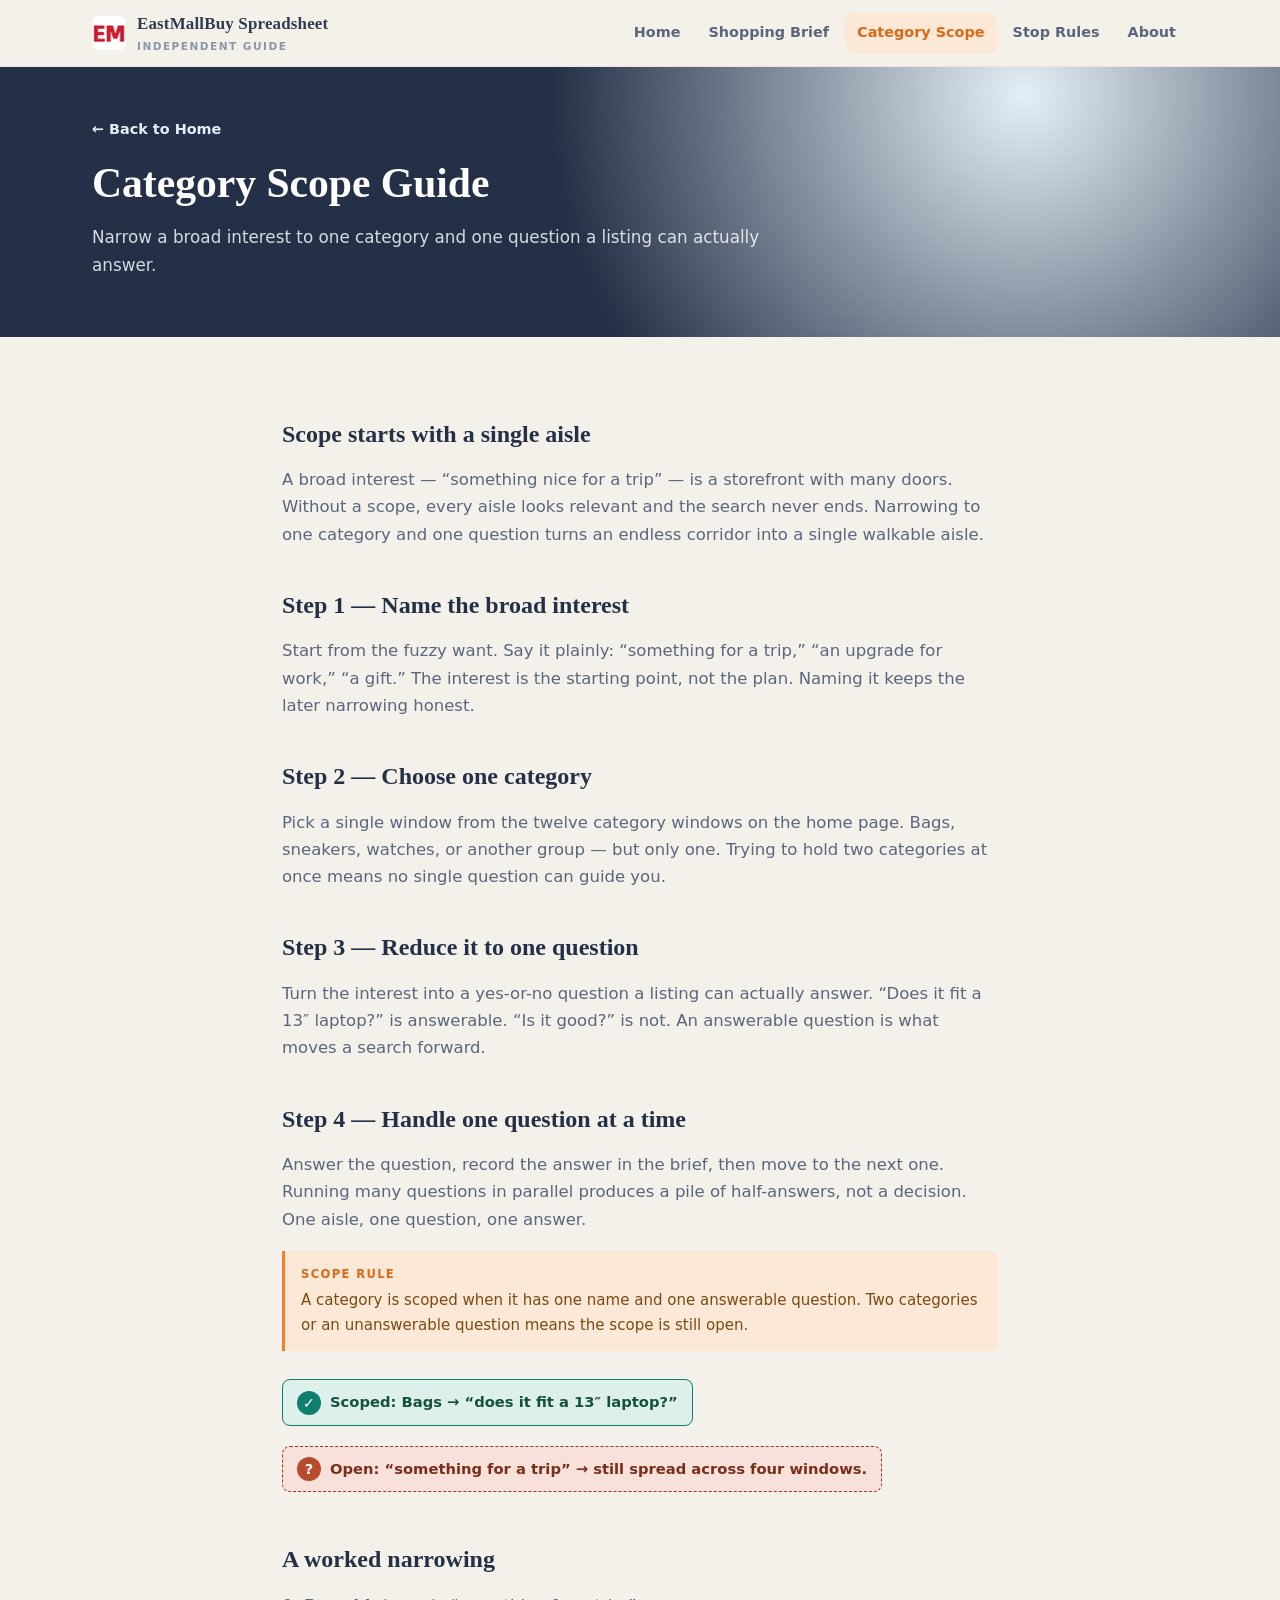
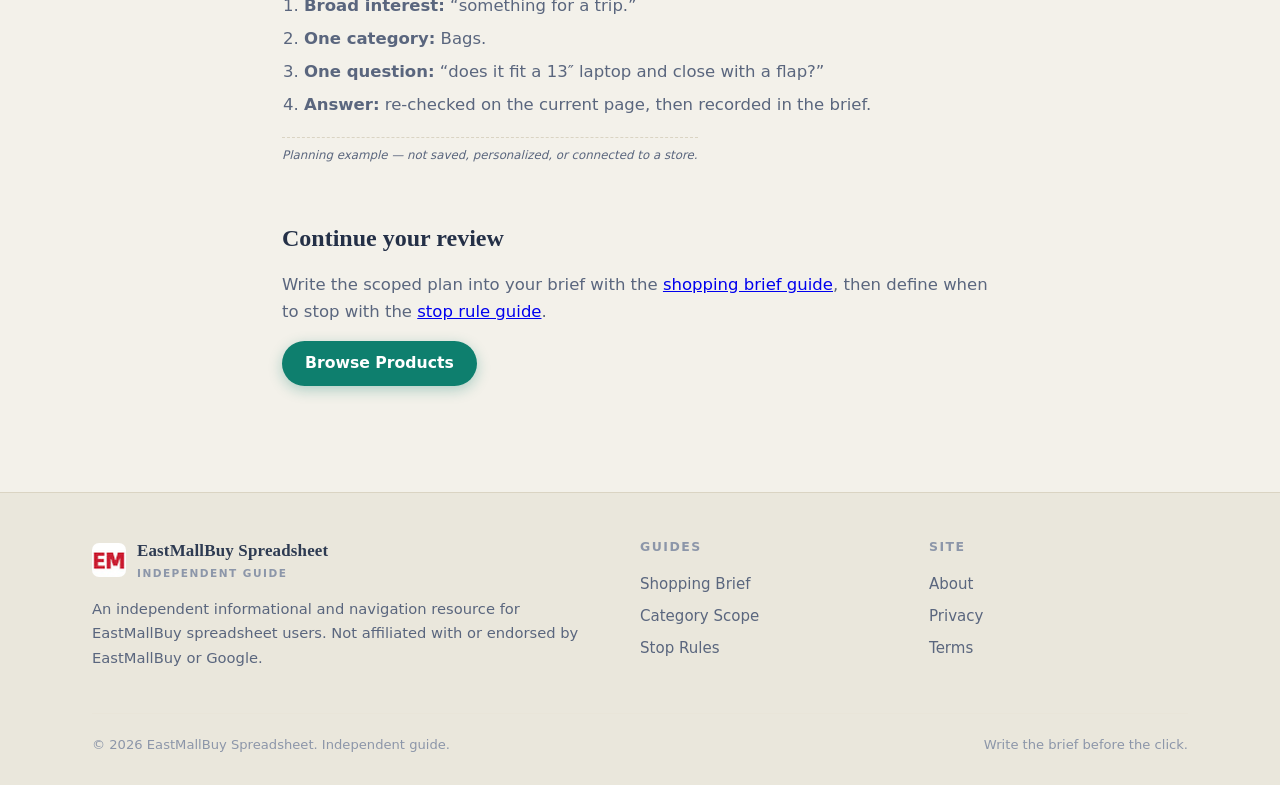
<file: category-scope-guide/index.html>
<!DOCTYPE html>
<html lang="en">
<head>
  <meta charset="UTF-8">
  <meta name="viewport" content="width=device-width, initial-scale=1.0">
  <title>Category Scope Guide | EastMallBuy Spreadsheet</title>
  <meta name="description" content="Narrow a broad interest to one EastMallBuy category and one question a listing can actually answer before you browse.">
  <link rel="canonical" href="https://repglide.github.io/eastmallbuy-spreadsheet/category-scope-guide/">
  <link rel="icon" type="image/png" href="../assets/images/favicon.png">
  <link rel="stylesheet" href="../assets/css/styles.css">

  <meta property="og:type" content="article">
  <meta property="og:url" content="https://repglide.github.io/eastmallbuy-spreadsheet/category-scope-guide/">
  <meta property="og:title" content="Category Scope Guide | EastMallBuy Spreadsheet">
  <meta property="og:description" content="Narrow a broad interest to one EastMallBuy category and one question a listing can actually answer before you browse.">
  <meta name="twitter:card" content="summary">

  <script type="application/ld+json">
  {
    "@context": "https://schema.org",
    "@graph": [
      { "@type": "WebSite", "@id": "https://repglide.github.io/eastmallbuy-spreadsheet/#website", "url": "https://repglide.github.io/eastmallbuy-spreadsheet/", "name": "EastMallBuy Spreadsheet & Shopping Brief Guide" },
      { "@type": "BreadcrumbList", "itemListElement": [
        { "@type": "ListItem", "position": 1, "name": "Home", "item": "https://repglide.github.io/eastmallbuy-spreadsheet/" },
        { "@type": "ListItem", "position": 2, "name": "Category Scope Guide", "item": "https://repglide.github.io/eastmallbuy-spreadsheet/category-scope-guide/" }
      ]},
      { "@type": "Article", "@id": "https://repglide.github.io/eastmallbuy-spreadsheet/category-scope-guide/#article", "headline": "Category Scope Guide", "description": "Narrow a broad interest to one EastMallBuy category and one question a listing can actually answer before you browse.", "isPartOf": { "@id": "https://repglide.github.io/eastmallbuy-spreadsheet/#website" } }
    ]
  }
  </script>
</head>
<body>
  <a href="#main-content" class="skip-link">Skip to main content</a>

  <header class="site-header">
    <div class="container header-inner">
      <a href="../index.html" class="brand" aria-label="EastMallBuy Spreadsheet Home">
        <img src="../assets/images/logo.png" alt="EastMallBuy logo" width="34" height="34">
        <span class="brand-name">EastMallBuy Spreadsheet<small>Independent Guide</small></span>
      </a>
      <button class="mobile-nav-toggle" aria-expanded="false" aria-label="Toggle navigation menu">
        <svg viewBox="0 0 24 24" fill="none" stroke="currentColor" stroke-width="2" width="22" height="22"><line x1="3" y1="6" x2="21" y2="6"></line><line x1="3" y1="12" x2="21" y2="12"></line><line x1="3" y1="18" x2="21" y2="18"></line></svg>
      </button>
      <nav class="main-nav" aria-label="Primary Navigation">
        <ul>
          <li><a href="../index.html">Home</a></li>
          <li><a href="../shopping-brief-guide/">Shopping Brief</a></li>
          <li><a href="../category-scope-guide/" class="active">Category Scope</a></li>
          <li><a href="../stop-rule-guide/">Stop Rules</a></li>
          <li><a href="../about/">About</a></li>
        </ul>
      </nav>
    </div>
  </header>

  <main id="main-content">
    <section class="page-hero">
      <div class="container">
        <a class="back-link" href="../index.html">← Back to Home</a>
        <h1>Category Scope Guide</h1>
        <p>Narrow a broad interest to one category and one question a listing can actually answer.</p>
      </div>
    </section>

    <div class="article-body">
      <h2>Scope starts with a single aisle</h2>
      <p>A broad interest — &ldquo;something nice for a trip&rdquo; — is a storefront with many doors. Without a scope, every aisle looks relevant and the search never ends. Narrowing to one category and one question turns an endless corridor into a single walkable aisle.</p>

      <h2>Step 1 — Name the broad interest</h2>
      <p>Start from the fuzzy want. Say it plainly: &ldquo;something for a trip,&rdquo; &ldquo;an upgrade for work,&rdquo; &ldquo;a gift.&rdquo; The interest is the starting point, not the plan. Naming it keeps the later narrowing honest.</p>

      <h2>Step 2 — Choose one category</h2>
      <p>Pick a single window from the twelve category windows on the home page. Bags, sneakers, watches, or another group — but only one. Trying to hold two categories at once means no single question can guide you.</p>

      <h2>Step 3 — Reduce it to one question</h2>
      <p>Turn the interest into a yes-or-no question a listing can actually answer. &ldquo;Does it fit a 13&Prime; laptop?&rdquo; is answerable. &ldquo;Is it good?&rdquo; is not. An answerable question is what moves a search forward.</p>

      <h2>Step 4 — Handle one question at a time</h2>
      <p>Answer the question, record the answer in the brief, then move to the next one. Running many questions in parallel produces a pile of half-answers, not a decision. One aisle, one question, one answer.</p>

      <div class="manifest-rule"><strong>Scope rule</strong>A category is scoped when it has one name and one answerable question. Two categories or an unanswerable question means the scope is still open.</div>

      <div class="aligned-note"><span class="qmark">✓</span>Scoped: Bags → &ldquo;does it fit a 13&Prime; laptop?&rdquo;</div>
      <div class="pending-note"><span class="qmark">?</span>Open: &ldquo;something for a trip&rdquo; → still spread across four windows.</div>

      <h2>A worked narrowing</h2>
      <ol>
        <li><strong>Broad interest:</strong> &ldquo;something for a trip.&rdquo;</li>
        <li><strong>One category:</strong> Bags.</li>
        <li><strong>One question:</strong> &ldquo;does it fit a 13&Prime; laptop and close with a flap?&rdquo;</li>
        <li><strong>Answer:</strong> re-checked on the current page, then recorded in the brief.</li>
      </ol>
      <p class="example-flag">Planning example — not saved, personalized, or connected to a store.</p>

      <h2>Continue your review</h2>
      <p>Write the scoped plan into your brief with the <a href="../shopping-brief-guide/">shopping brief guide</a>, then define when to stop with the <a href="../stop-rule-guide/">stop rule guide</a>.</p>
      <p><a href="https://repglide.com/?agent=eastmallbuy" class="btn btn-primary" target="_blank" rel="nofollow noopener">Browse Products</a></p>
    </div>
  </main>

  <footer class="site-footer">
    <div class="container">
      <div class="footer-grid">
        <div class="footer-brand">
          <a href="../index.html" class="brand" aria-label="EastMallBuy Spreadsheet Home">
            <img src="../assets/images/logo.png" alt="EastMallBuy logo" width="30" height="30">
            <span class="brand-name">EastMallBuy Spreadsheet<small>Independent Guide</small></span>
          </a>
          <p>An independent informational and navigation resource for EastMallBuy spreadsheet users. Not affiliated with or endorsed by EastMallBuy or Google.</p>
        </div>
        <div class="footer-col">
          <h4>Guides</h4>
          <ul>
            <li><a href="../shopping-brief-guide/">Shopping Brief</a></li>
            <li><a href="../category-scope-guide/">Category Scope</a></li>
            <li><a href="../stop-rule-guide/">Stop Rules</a></li>
          </ul>
        </div>
        <div class="footer-col">
          <h4>Site</h4>
          <ul>
            <li><a href="../about/">About</a></li>
            <li><a href="../privacy/">Privacy</a></li>
            <li><a href="../terms/">Terms</a></li>
          </ul>
        </div>
      </div>
      <div class="footer-bottom">
        <span>&copy; <span id="year">2026</span> EastMallBuy Spreadsheet. Independent guide.</span>
        <span>Write the brief before the click.</span>
      </div>
    </div>
  </footer>

  <script src="../assets/js/main.js"></script>
</body>
</html>
</file>
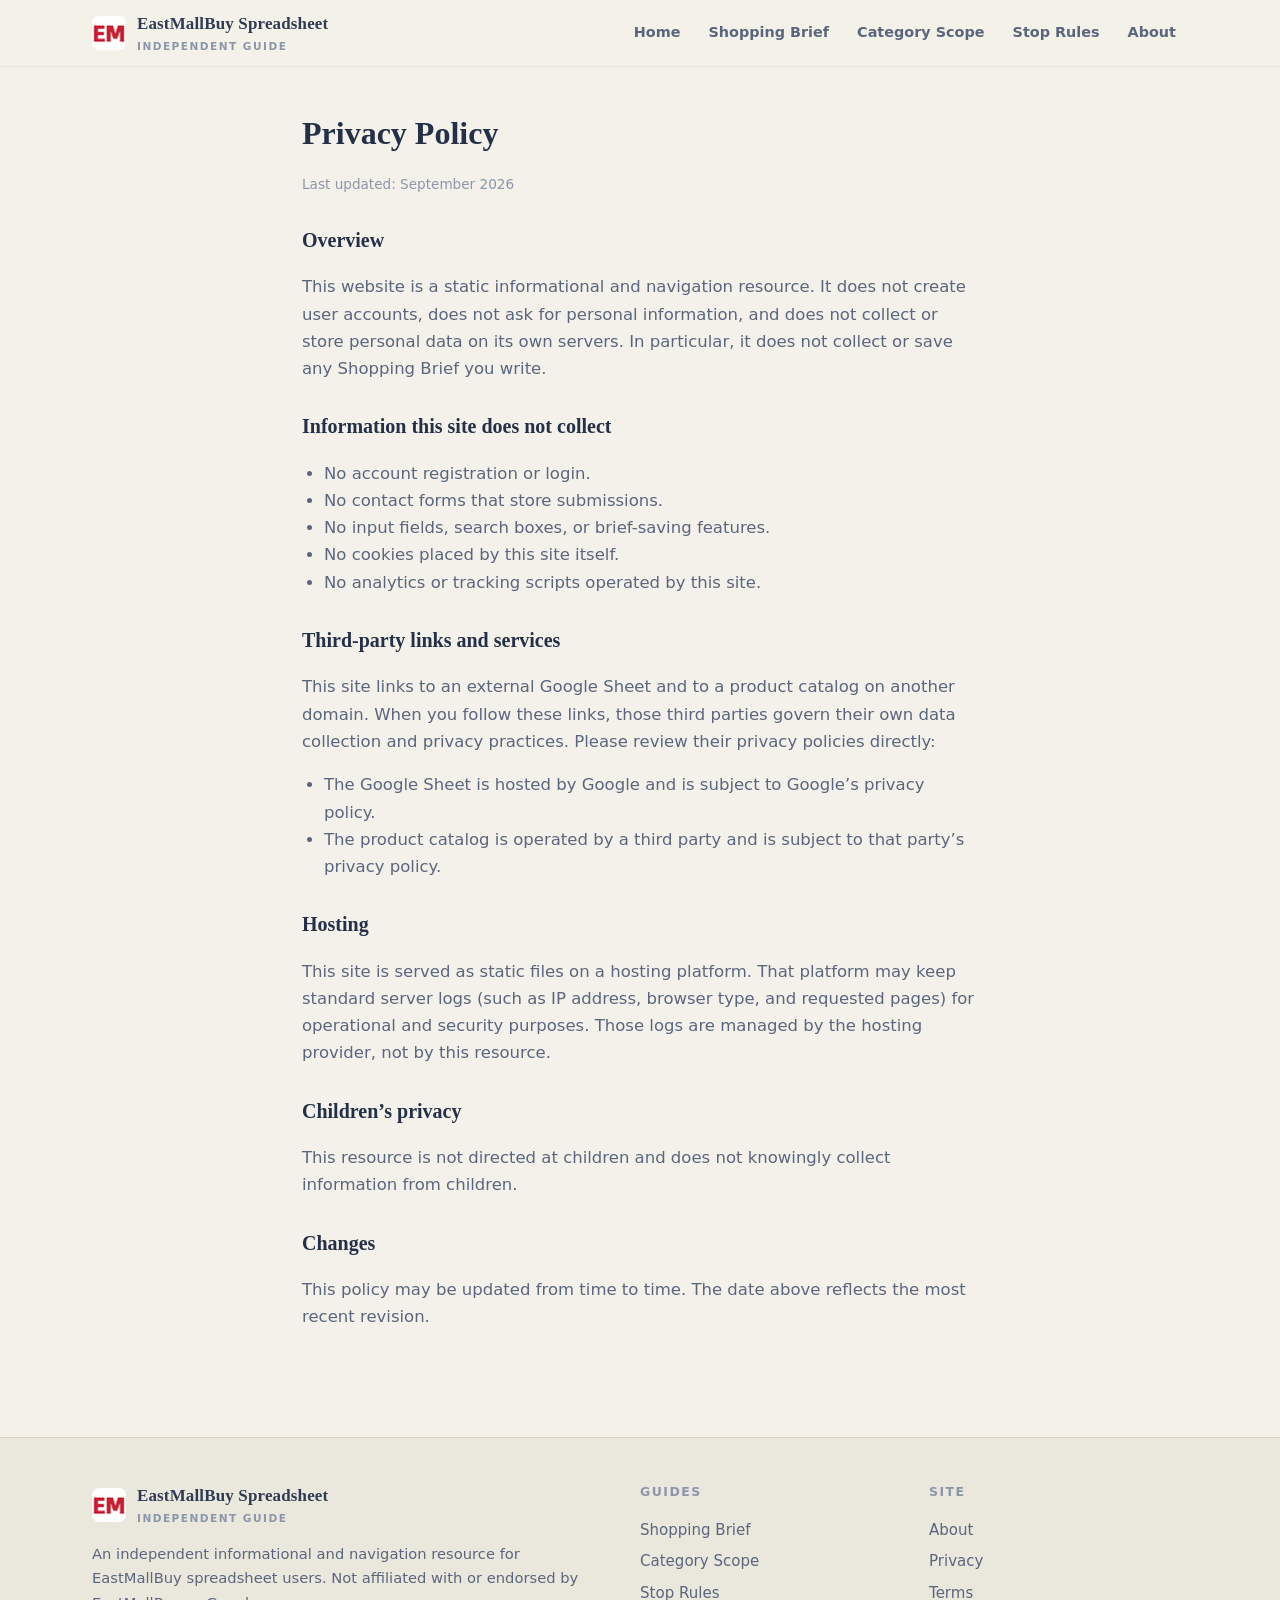
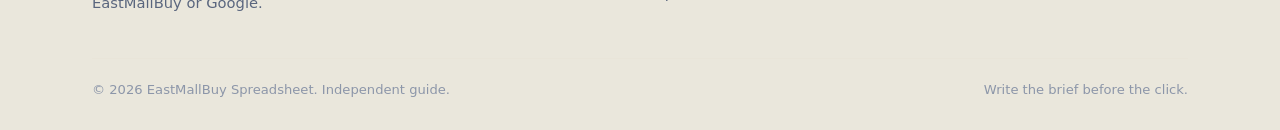
<file: privacy/index.html>
<!DOCTYPE html>
<html lang="en">
<head>
  <meta charset="UTF-8">
  <meta name="viewport" content="width=device-width, initial-scale=1.0">
  <title>Privacy Policy | EastMallBuy Spreadsheet</title>
  <meta name="description" content="Privacy policy for the EastMallBuy Spreadsheet independent resource.">
  <link rel="canonical" href="https://repglide.github.io/eastmallbuy-spreadsheet/privacy/">
  <link rel="icon" type="image/png" href="../assets/images/favicon.png">
  <link rel="stylesheet" href="../assets/css/styles.css">
  <meta name="robots" content="index, follow">
</head>
<body>
  <a href="#main-content" class="skip-link">Skip to main content</a>

  <header class="site-header">
    <div class="container header-inner">
      <a href="../index.html" class="brand" aria-label="EastMallBuy Spreadsheet Home">
        <img src="../assets/images/logo.png" alt="EastMallBuy logo" width="34" height="34">
        <span class="brand-name">EastMallBuy Spreadsheet<small>Independent Guide</small></span>
      </a>
      <button class="mobile-nav-toggle" aria-expanded="false" aria-label="Toggle navigation menu">
        <svg viewBox="0 0 24 24" fill="none" stroke="currentColor" stroke-width="2" width="22" height="22"><line x1="3" y1="6" x2="21" y2="6"></line><line x1="3" y1="12" x2="21" y2="12"></line><line x1="3" y1="18" x2="21" y2="18"></line></svg>
      </button>
      <nav class="main-nav" aria-label="Primary Navigation">
        <ul>
          <li><a href="../index.html">Home</a></li>
          <li><a href="../shopping-brief-guide/">Shopping Brief</a></li>
          <li><a href="../category-scope-guide/">Category Scope</a></li>
          <li><a href="../stop-rule-guide/">Stop Rules</a></li>
          <li><a href="../about/">About</a></li>
        </ul>
      </nav>
    </div>
  </header>

  <main id="main-content">
    <div class="legal-body">
      <h1>Privacy Policy</h1>
      <p class="legal-date">Last updated: September 2026</p>

      <h2>Overview</h2>
      <p>This website is a static informational and navigation resource. It does not create user accounts, does not ask for personal information, and does not collect or store personal data on its own servers. In particular, it does not collect or save any Shopping Brief you write.</p>

      <h2>Information this site does not collect</h2>
      <ul>
        <li>No account registration or login.</li>
        <li>No contact forms that store submissions.</li>
        <li>No input fields, search boxes, or brief-saving features.</li>
        <li>No cookies placed by this site itself.</li>
        <li>No analytics or tracking scripts operated by this site.</li>
      </ul>

      <h2>Third-party links and services</h2>
      <p>This site links to an external Google Sheet and to a product catalog on another domain. When you follow these links, those third parties govern their own data collection and privacy practices. Please review their privacy policies directly:</p>
      <ul>
        <li>The Google Sheet is hosted by Google and is subject to Google&rsquo;s privacy policy.</li>
        <li>The product catalog is operated by a third party and is subject to that party&rsquo;s privacy policy.</li>
      </ul>

      <h2>Hosting</h2>
      <p>This site is served as static files on a hosting platform. That platform may keep standard server logs (such as IP address, browser type, and requested pages) for operational and security purposes. Those logs are managed by the hosting provider, not by this resource.</p>

      <h2>Children&rsquo;s privacy</h2>
      <p>This resource is not directed at children and does not knowingly collect information from children.</p>

      <h2>Changes</h2>
      <p>This policy may be updated from time to time. The date above reflects the most recent revision.</p>
    </div>
  </main>

  <footer class="site-footer">
    <div class="container">
      <div class="footer-grid">
        <div class="footer-brand">
          <a href="../index.html" class="brand" aria-label="EastMallBuy Spreadsheet Home">
            <img src="../assets/images/logo.png" alt="EastMallBuy logo" width="30" height="30">
            <span class="brand-name">EastMallBuy Spreadsheet<small>Independent Guide</small></span>
          </a>
          <p>An independent informational and navigation resource for EastMallBuy spreadsheet users. Not affiliated with or endorsed by EastMallBuy or Google.</p>
        </div>
        <div class="footer-col">
          <h4>Guides</h4>
          <ul>
            <li><a href="../shopping-brief-guide/">Shopping Brief</a></li>
            <li><a href="../category-scope-guide/">Category Scope</a></li>
            <li><a href="../stop-rule-guide/">Stop Rules</a></li>
          </ul>
        </div>
        <div class="footer-col">
          <h4>Site</h4>
          <ul>
            <li><a href="../about/">About</a></li>
            <li><a href="../privacy/">Privacy</a></li>
            <li><a href="../terms/">Terms</a></li>
          </ul>
        </div>
      </div>
      <div class="footer-bottom">
        <span>&copy; <span id="year">2026</span> EastMallBuy Spreadsheet. Independent guide.</span>
        <span>Write the brief before the click.</span>
      </div>
    </div>
  </footer>

  <script src="../assets/js/main.js"></script>
</body>
</html>
</file>
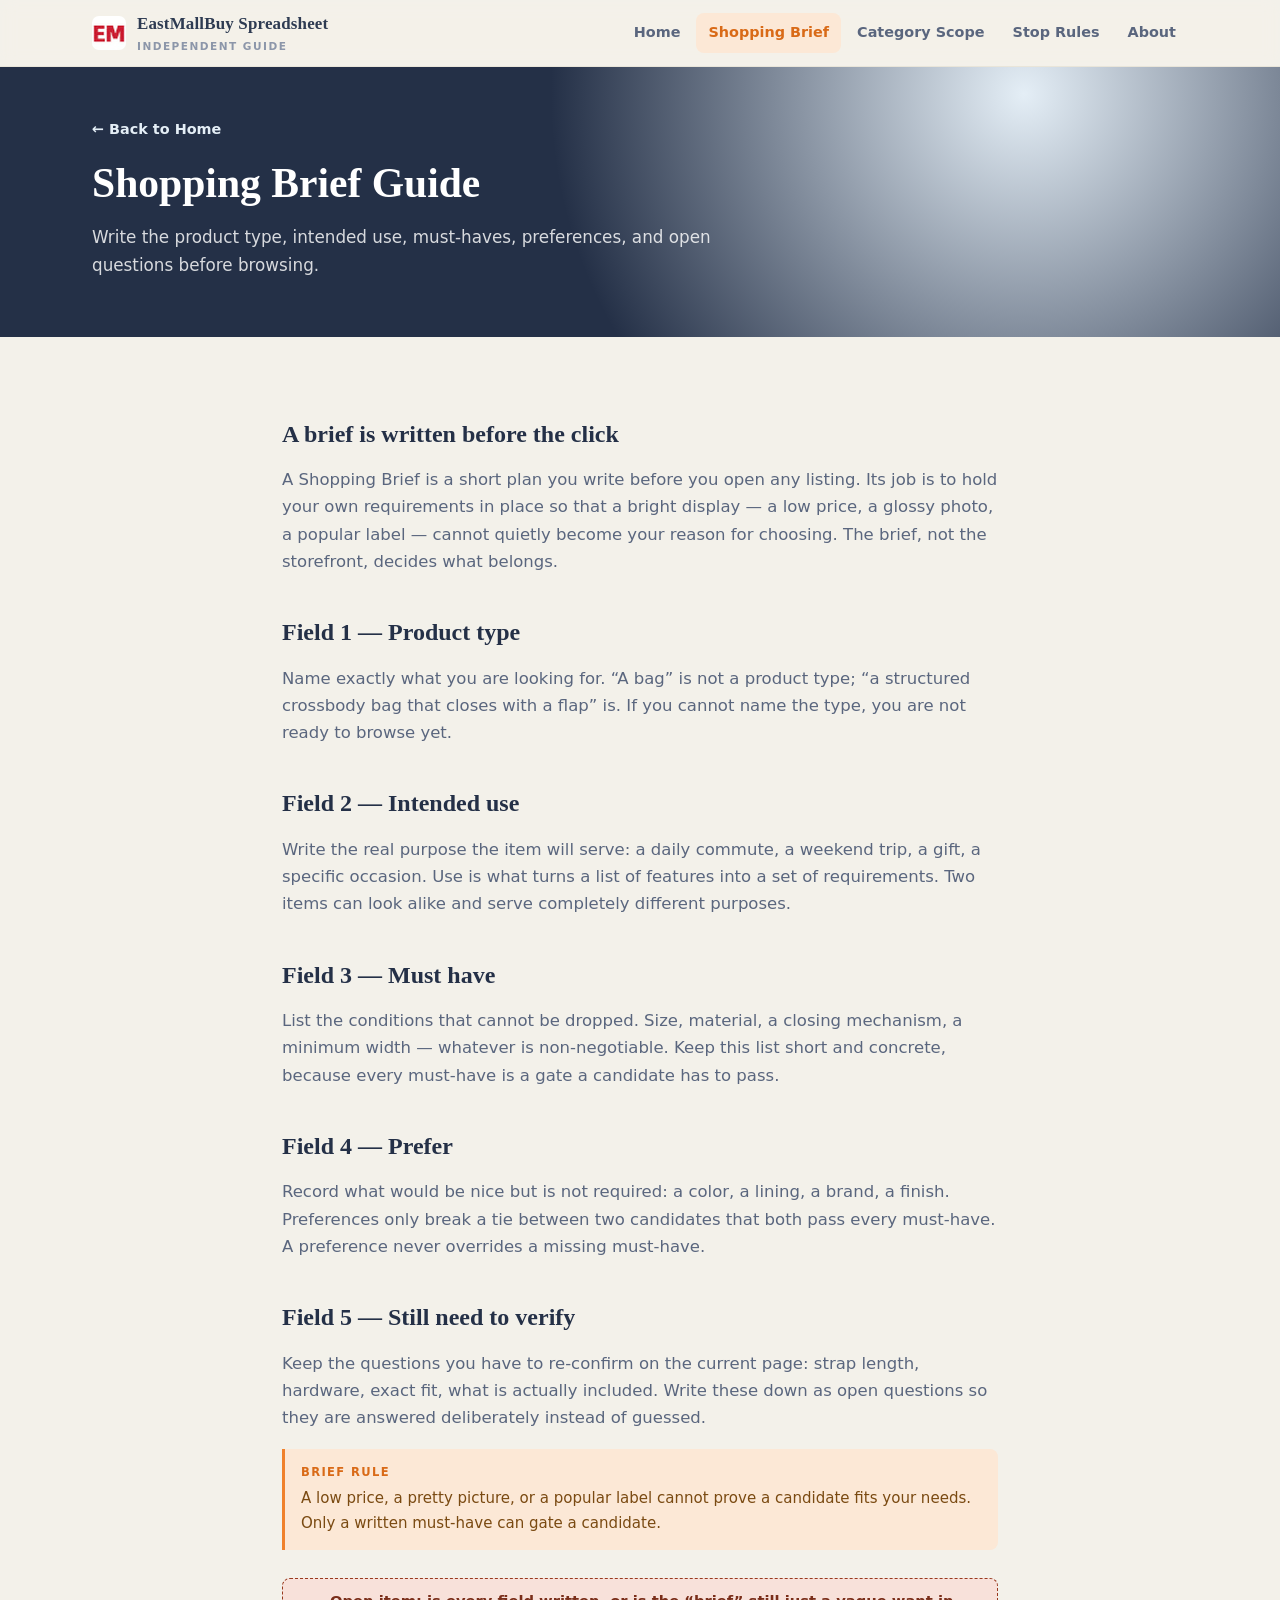
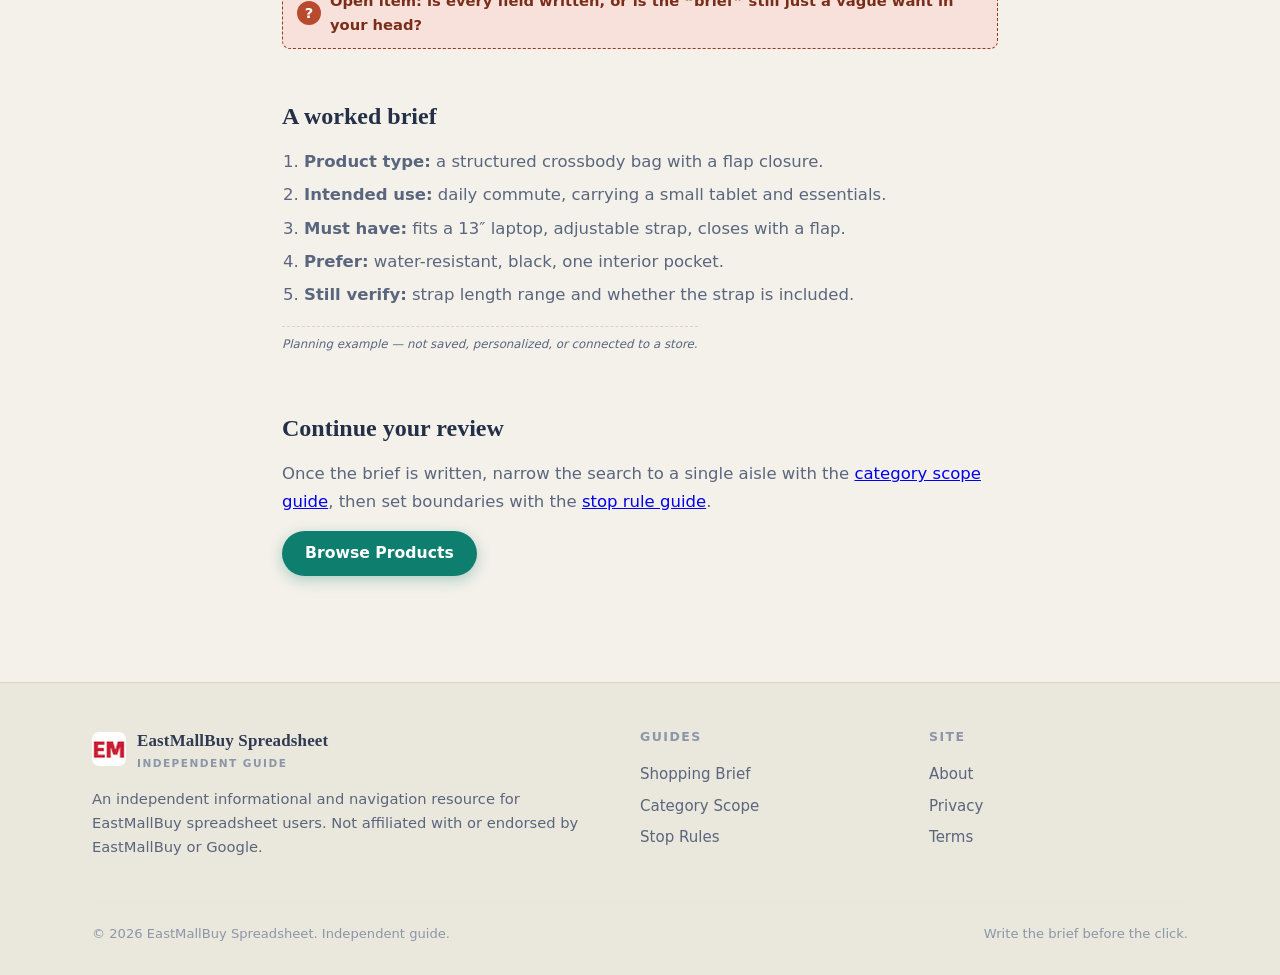
<file: shopping-brief-guide/index.html>
<!DOCTYPE html>
<html lang="en">
<head>
  <meta charset="UTF-8">
  <meta name="viewport" content="width=device-width, initial-scale=1.0">
  <title>Shopping Brief Guide | EastMallBuy Spreadsheet</title>
  <meta name="description" content="Write the product type, intended use, must-haves, preferences, and open questions before browsing an EastMallBuy spreadsheet.">
  <link rel="canonical" href="https://repglide.github.io/eastmallbuy-spreadsheet/shopping-brief-guide/">
  <link rel="icon" type="image/png" href="../assets/images/favicon.png">
  <link rel="stylesheet" href="../assets/css/styles.css">

  <meta property="og:type" content="article">
  <meta property="og:url" content="https://repglide.github.io/eastmallbuy-spreadsheet/shopping-brief-guide/">
  <meta property="og:title" content="Shopping Brief Guide | EastMallBuy Spreadsheet">
  <meta property="og:description" content="Write the product type, intended use, must-haves, preferences, and open questions before browsing an EastMallBuy spreadsheet.">
  <meta name="twitter:card" content="summary">

  <script type="application/ld+json">
  {
    "@context": "https://schema.org",
    "@graph": [
      { "@type": "WebSite", "@id": "https://repglide.github.io/eastmallbuy-spreadsheet/#website", "url": "https://repglide.github.io/eastmallbuy-spreadsheet/", "name": "EastMallBuy Spreadsheet & Shopping Brief Guide" },
      { "@type": "BreadcrumbList", "itemListElement": [
        { "@type": "ListItem", "position": 1, "name": "Home", "item": "https://repglide.github.io/eastmallbuy-spreadsheet/" },
        { "@type": "ListItem", "position": 2, "name": "Shopping Brief Guide", "item": "https://repglide.github.io/eastmallbuy-spreadsheet/shopping-brief-guide/" }
      ]},
      { "@type": "Article", "@id": "https://repglide.github.io/eastmallbuy-spreadsheet/shopping-brief-guide/#article", "headline": "Shopping Brief Guide", "description": "Write the product type, intended use, must-haves, preferences, and open questions before browsing an EastMallBuy spreadsheet.", "isPartOf": { "@id": "https://repglide.github.io/eastmallbuy-spreadsheet/#website" } }
    ]
  }
  </script>
</head>
<body>
  <a href="#main-content" class="skip-link">Skip to main content</a>

  <header class="site-header">
    <div class="container header-inner">
      <a href="../index.html" class="brand" aria-label="EastMallBuy Spreadsheet Home">
        <img src="../assets/images/logo.png" alt="EastMallBuy logo" width="34" height="34">
        <span class="brand-name">EastMallBuy Spreadsheet<small>Independent Guide</small></span>
      </a>
      <button class="mobile-nav-toggle" aria-expanded="false" aria-label="Toggle navigation menu">
        <svg viewBox="0 0 24 24" fill="none" stroke="currentColor" stroke-width="2" width="22" height="22"><line x1="3" y1="6" x2="21" y2="6"></line><line x1="3" y1="12" x2="21" y2="12"></line><line x1="3" y1="18" x2="21" y2="18"></line></svg>
      </button>
      <nav class="main-nav" aria-label="Primary Navigation">
        <ul>
          <li><a href="../index.html">Home</a></li>
          <li><a href="../shopping-brief-guide/" class="active">Shopping Brief</a></li>
          <li><a href="../category-scope-guide/">Category Scope</a></li>
          <li><a href="../stop-rule-guide/">Stop Rules</a></li>
          <li><a href="../about/">About</a></li>
        </ul>
      </nav>
    </div>
  </header>

  <main id="main-content">
    <section class="page-hero">
      <div class="container">
        <a class="back-link" href="../index.html">← Back to Home</a>
        <h1>Shopping Brief Guide</h1>
        <p>Write the product type, intended use, must-haves, preferences, and open questions before browsing.</p>
      </div>
    </section>

    <div class="article-body">
      <h2>A brief is written before the click</h2>
      <p>A Shopping Brief is a short plan you write before you open any listing. Its job is to hold your own requirements in place so that a bright display — a low price, a glossy photo, a popular label — cannot quietly become your reason for choosing. The brief, not the storefront, decides what belongs.</p>

      <h2>Field 1 — Product type</h2>
      <p>Name exactly what you are looking for. &ldquo;A bag&rdquo; is not a product type; &ldquo;a structured crossbody bag that closes with a flap&rdquo; is. If you cannot name the type, you are not ready to browse yet.</p>

      <h2>Field 2 — Intended use</h2>
      <p>Write the real purpose the item will serve: a daily commute, a weekend trip, a gift, a specific occasion. Use is what turns a list of features into a set of requirements. Two items can look alike and serve completely different purposes.</p>

      <h2>Field 3 — Must have</h2>
      <p>List the conditions that cannot be dropped. Size, material, a closing mechanism, a minimum width — whatever is non-negotiable. Keep this list short and concrete, because every must-have is a gate a candidate has to pass.</p>

      <h2>Field 4 — Prefer</h2>
      <p>Record what would be nice but is not required: a color, a lining, a brand, a finish. Preferences only break a tie between two candidates that both pass every must-have. A preference never overrides a missing must-have.</p>

      <h2>Field 5 — Still need to verify</h2>
      <p>Keep the questions you have to re-confirm on the current page: strap length, hardware, exact fit, what is actually included. Write these down as open questions so they are answered deliberately instead of guessed.</p>

      <div class="manifest-rule"><strong>Brief rule</strong>A low price, a pretty picture, or a popular label cannot prove a candidate fits your needs. Only a written must-have can gate a candidate.</div>

      <div class="pending-note"><span class="qmark">?</span>Open item: is every field written, or is the &ldquo;brief&rdquo; still just a vague want in your head?</div>

      <h2>A worked brief</h2>
      <ol>
        <li><strong>Product type:</strong> a structured crossbody bag with a flap closure.</li>
        <li><strong>Intended use:</strong> daily commute, carrying a small tablet and essentials.</li>
        <li><strong>Must have:</strong> fits a 13&Prime; laptop, adjustable strap, closes with a flap.</li>
        <li><strong>Prefer:</strong> water-resistant, black, one interior pocket.</li>
        <li><strong>Still verify:</strong> strap length range and whether the strap is included.</li>
      </ol>
      <p class="example-flag">Planning example — not saved, personalized, or connected to a store.</p>

      <h2>Continue your review</h2>
      <p>Once the brief is written, narrow the search to a single aisle with the <a href="../category-scope-guide/">category scope guide</a>, then set boundaries with the <a href="../stop-rule-guide/">stop rule guide</a>.</p>
      <p><a href="https://repglide.com/?agent=eastmallbuy" class="btn btn-primary" target="_blank" rel="nofollow noopener">Browse Products</a></p>
    </div>
  </main>

  <footer class="site-footer">
    <div class="container">
      <div class="footer-grid">
        <div class="footer-brand">
          <a href="../index.html" class="brand" aria-label="EastMallBuy Spreadsheet Home">
            <img src="../assets/images/logo.png" alt="EastMallBuy logo" width="30" height="30">
            <span class="brand-name">EastMallBuy Spreadsheet<small>Independent Guide</small></span>
          </a>
          <p>An independent informational and navigation resource for EastMallBuy spreadsheet users. Not affiliated with or endorsed by EastMallBuy or Google.</p>
        </div>
        <div class="footer-col">
          <h4>Guides</h4>
          <ul>
            <li><a href="../shopping-brief-guide/">Shopping Brief</a></li>
            <li><a href="../category-scope-guide/">Category Scope</a></li>
            <li><a href="../stop-rule-guide/">Stop Rules</a></li>
          </ul>
        </div>
        <div class="footer-col">
          <h4>Site</h4>
          <ul>
            <li><a href="../about/">About</a></li>
            <li><a href="../privacy/">Privacy</a></li>
            <li><a href="../terms/">Terms</a></li>
          </ul>
        </div>
      </div>
      <div class="footer-bottom">
        <span>&copy; <span id="year">2026</span> EastMallBuy Spreadsheet. Independent guide.</span>
        <span>Write the brief before the click.</span>
      </div>
    </div>
  </footer>

  <script src="../assets/js/main.js"></script>
</body>
</html>
</file>
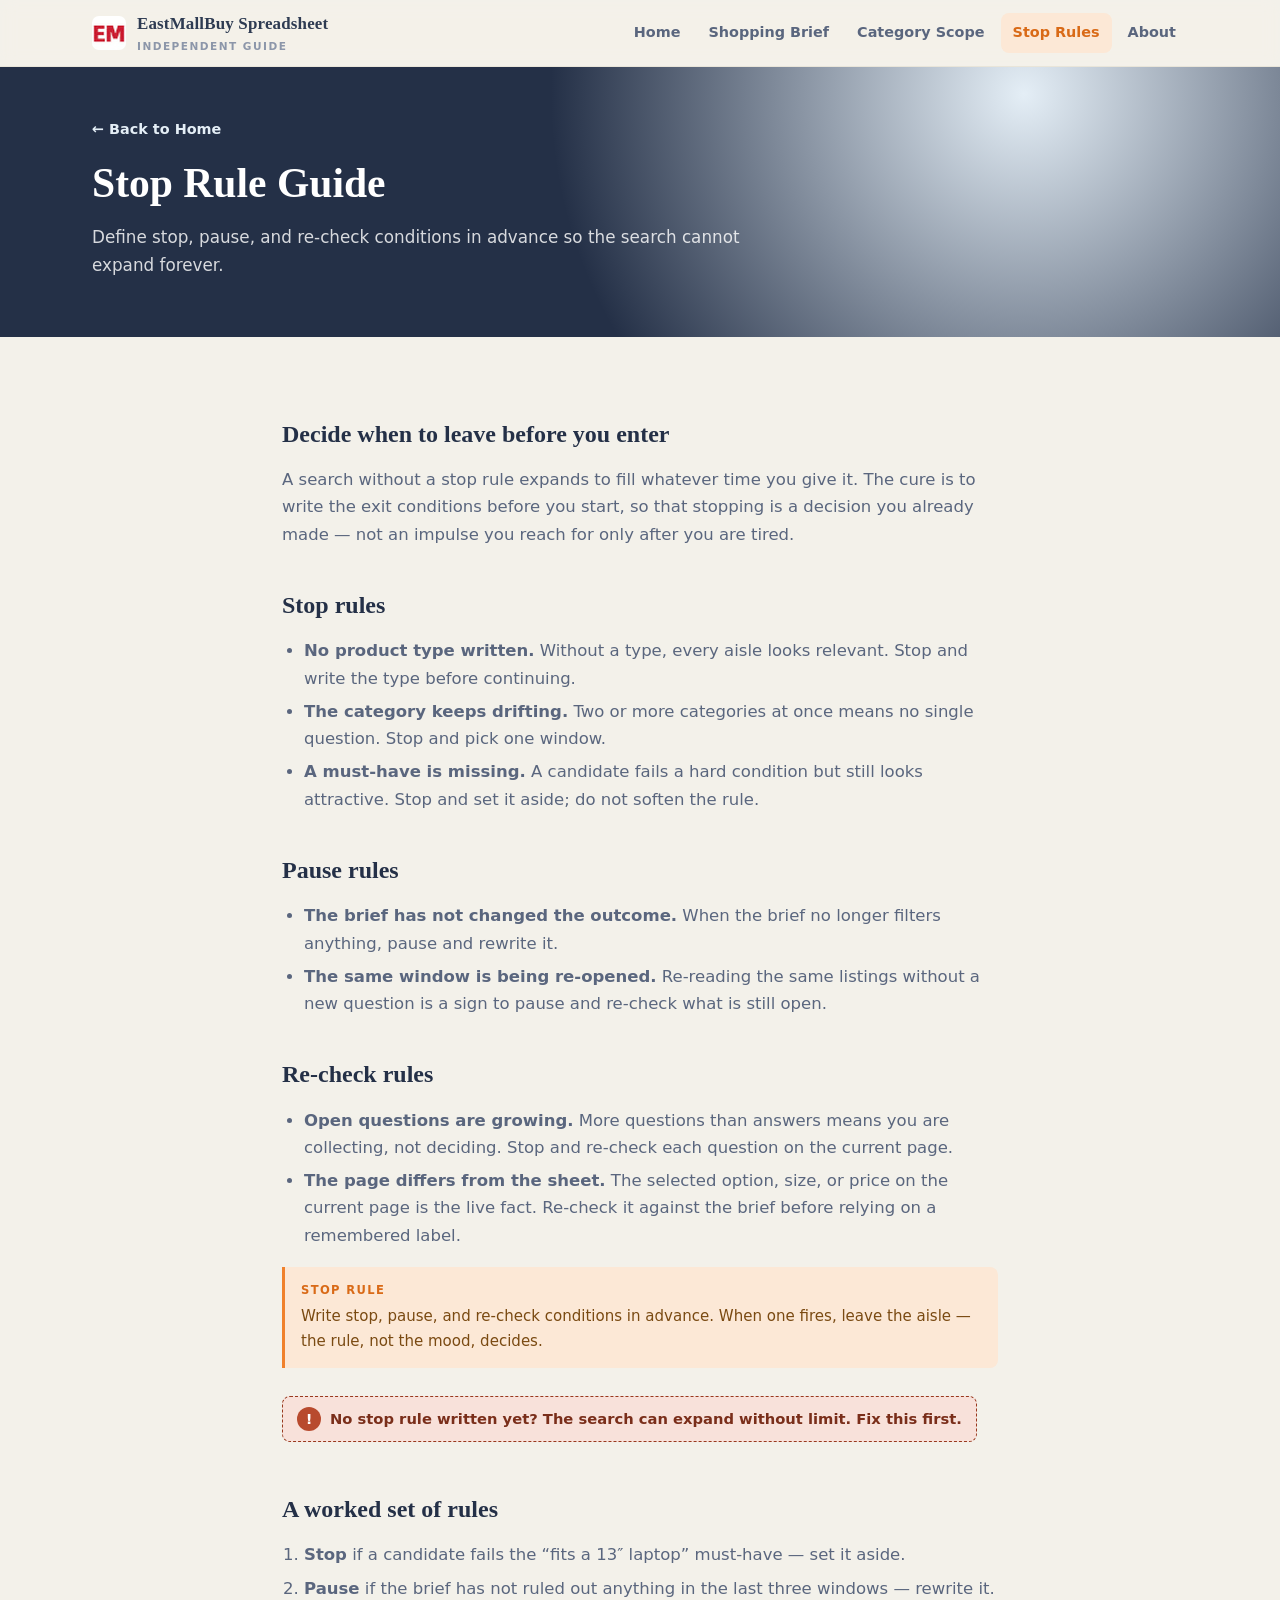
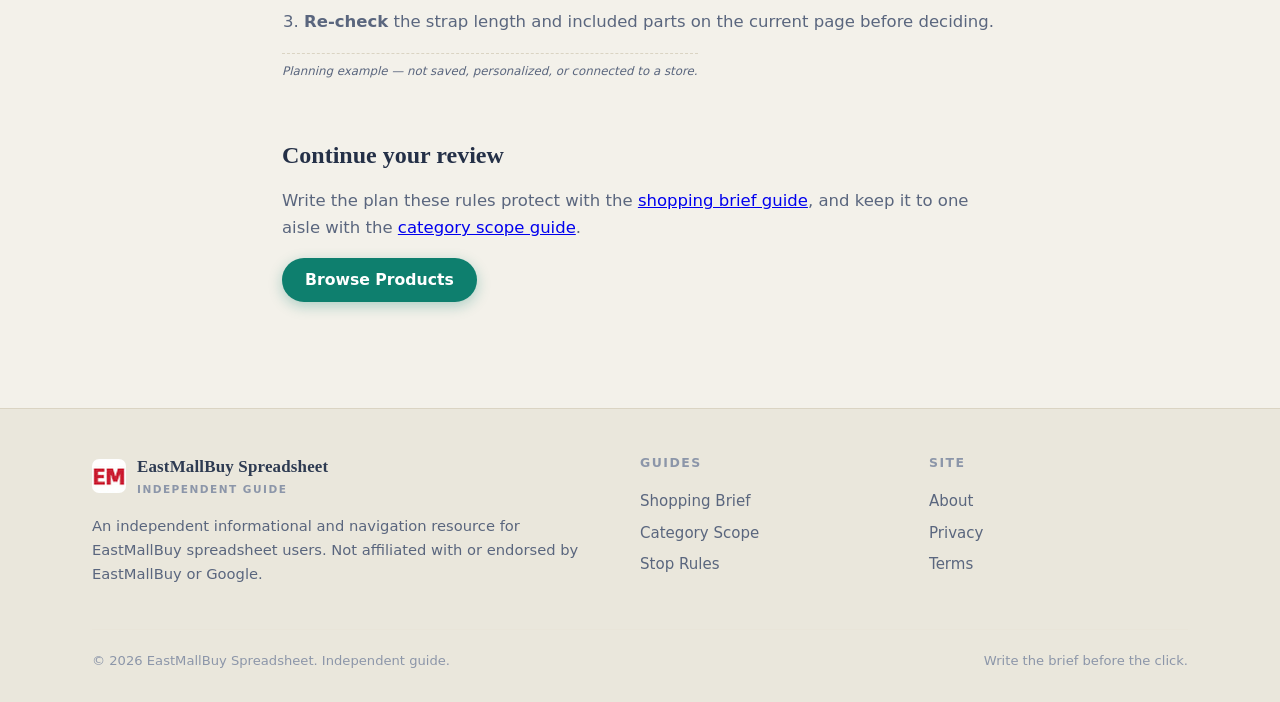
<file: stop-rule-guide/index.html>
<!DOCTYPE html>
<html lang="en">
<head>
  <meta charset="UTF-8">
  <meta name="viewport" content="width=device-width, initial-scale=1.0">
  <title>Stop Rule Guide | EastMallBuy Spreadsheet</title>
  <meta name="description" content="Define stop, pause, and re-check conditions in advance so an EastMallBuy search cannot expand without limit.">
  <link rel="canonical" href="https://repglide.github.io/eastmallbuy-spreadsheet/stop-rule-guide/">
  <link rel="icon" type="image/png" href="../assets/images/favicon.png">
  <link rel="stylesheet" href="../assets/css/styles.css">

  <meta property="og:type" content="article">
  <meta property="og:url" content="https://repglide.github.io/eastmallbuy-spreadsheet/stop-rule-guide/">
  <meta property="og:title" content="Stop Rule Guide | EastMallBuy Spreadsheet">
  <meta property="og:description" content="Define stop, pause, and re-check conditions in advance so an EastMallBuy search cannot expand without limit.">
  <meta name="twitter:card" content="summary">

  <script type="application/ld+json">
  {
    "@context": "https://schema.org",
    "@graph": [
      { "@type": "WebSite", "@id": "https://repglide.github.io/eastmallbuy-spreadsheet/#website", "url": "https://repglide.github.io/eastmallbuy-spreadsheet/", "name": "EastMallBuy Spreadsheet & Shopping Brief Guide" },
      { "@type": "BreadcrumbList", "itemListElement": [
        { "@type": "ListItem", "position": 1, "name": "Home", "item": "https://repglide.github.io/eastmallbuy-spreadsheet/" },
        { "@type": "ListItem", "position": 2, "name": "Stop Rule Guide", "item": "https://repglide.github.io/eastmallbuy-spreadsheet/stop-rule-guide/" }
      ]},
      { "@type": "Article", "@id": "https://repglide.github.io/eastmallbuy-spreadsheet/stop-rule-guide/#article", "headline": "Stop Rule Guide", "description": "Define stop, pause, and re-check conditions in advance so an EastMallBuy search cannot expand without limit.", "isPartOf": { "@id": "https://repglide.github.io/eastmallbuy-spreadsheet/#website" } }
    ]
  }
  </script>
</head>
<body>
  <a href="#main-content" class="skip-link">Skip to main content</a>

  <header class="site-header">
    <div class="container header-inner">
      <a href="../index.html" class="brand" aria-label="EastMallBuy Spreadsheet Home">
        <img src="../assets/images/logo.png" alt="EastMallBuy logo" width="34" height="34">
        <span class="brand-name">EastMallBuy Spreadsheet<small>Independent Guide</small></span>
      </a>
      <button class="mobile-nav-toggle" aria-expanded="false" aria-label="Toggle navigation menu">
        <svg viewBox="0 0 24 24" fill="none" stroke="currentColor" stroke-width="2" width="22" height="22"><line x1="3" y1="6" x2="21" y2="6"></line><line x1="3" y1="12" x2="21" y2="12"></line><line x1="3" y1="18" x2="21" y2="18"></line></svg>
      </button>
      <nav class="main-nav" aria-label="Primary Navigation">
        <ul>
          <li><a href="../index.html">Home</a></li>
          <li><a href="../shopping-brief-guide/">Shopping Brief</a></li>
          <li><a href="../category-scope-guide/">Category Scope</a></li>
          <li><a href="../stop-rule-guide/" class="active">Stop Rules</a></li>
          <li><a href="../about/">About</a></li>
        </ul>
      </nav>
    </div>
  </header>

  <main id="main-content">
    <section class="page-hero">
      <div class="container">
        <a class="back-link" href="../index.html">← Back to Home</a>
        <h1>Stop Rule Guide</h1>
        <p>Define stop, pause, and re-check conditions in advance so the search cannot expand forever.</p>
      </div>
    </section>

    <div class="article-body">
      <h2>Decide when to leave before you enter</h2>
      <p>A search without a stop rule expands to fill whatever time you give it. The cure is to write the exit conditions before you start, so that stopping is a decision you already made — not an impulse you reach for only after you are tired.</p>

      <h2>Stop rules</h2>
      <ul>
        <li><strong>No product type written.</strong> Without a type, every aisle looks relevant. Stop and write the type before continuing.</li>
        <li><strong>The category keeps drifting.</strong> Two or more categories at once means no single question. Stop and pick one window.</li>
        <li><strong>A must-have is missing.</strong> A candidate fails a hard condition but still looks attractive. Stop and set it aside; do not soften the rule.</li>
      </ul>

      <h2>Pause rules</h2>
      <ul>
        <li><strong>The brief has not changed the outcome.</strong> When the brief no longer filters anything, pause and rewrite it.</li>
        <li><strong>The same window is being re-opened.</strong> Re-reading the same listings without a new question is a sign to pause and re-check what is still open.</li>
      </ul>

      <h2>Re-check rules</h2>
      <ul>
        <li><strong>Open questions are growing.</strong> More questions than answers means you are collecting, not deciding. Stop and re-check each question on the current page.</li>
        <li><strong>The page differs from the sheet.</strong> The selected option, size, or price on the current page is the live fact. Re-check it against the brief before relying on a remembered label.</li>
      </ul>

      <div class="manifest-rule"><strong>Stop rule</strong>Write stop, pause, and re-check conditions in advance. When one fires, leave the aisle — the rule, not the mood, decides.</div>

      <div class="pending-note"><span class="qmark">!</span>No stop rule written yet? The search can expand without limit. Fix this first.</div>

      <h2>A worked set of rules</h2>
      <ol>
        <li><strong>Stop</strong> if a candidate fails the &ldquo;fits a 13&Prime; laptop&rdquo; must-have — set it aside.</li>
        <li><strong>Pause</strong> if the brief has not ruled out anything in the last three windows — rewrite it.</li>
        <li><strong>Re-check</strong> the strap length and included parts on the current page before deciding.</li>
      </ol>
      <p class="example-flag">Planning example — not saved, personalized, or connected to a store.</p>

      <h2>Continue your review</h2>
      <p>Write the plan these rules protect with the <a href="../shopping-brief-guide/">shopping brief guide</a>, and keep it to one aisle with the <a href="../category-scope-guide/">category scope guide</a>.</p>
      <p><a href="https://repglide.com/?agent=eastmallbuy" class="btn btn-primary" target="_blank" rel="nofollow noopener">Browse Products</a></p>
    </div>
  </main>

  <footer class="site-footer">
    <div class="container">
      <div class="footer-grid">
        <div class="footer-brand">
          <a href="../index.html" class="brand" aria-label="EastMallBuy Spreadsheet Home">
            <img src="../assets/images/logo.png" alt="EastMallBuy logo" width="30" height="30">
            <span class="brand-name">EastMallBuy Spreadsheet<small>Independent Guide</small></span>
          </a>
          <p>An independent informational and navigation resource for EastMallBuy spreadsheet users. Not affiliated with or endorsed by EastMallBuy or Google.</p>
        </div>
        <div class="footer-col">
          <h4>Guides</h4>
          <ul>
            <li><a href="../shopping-brief-guide/">Shopping Brief</a></li>
            <li><a href="../category-scope-guide/">Category Scope</a></li>
            <li><a href="../stop-rule-guide/">Stop Rules</a></li>
          </ul>
        </div>
        <div class="footer-col">
          <h4>Site</h4>
          <ul>
            <li><a href="../about/">About</a></li>
            <li><a href="../privacy/">Privacy</a></li>
            <li><a href="../terms/">Terms</a></li>
          </ul>
        </div>
      </div>
      <div class="footer-bottom">
        <span>&copy; <span id="year">2026</span> EastMallBuy Spreadsheet. Independent guide.</span>
        <span>Write the brief before the click.</span>
      </div>
    </div>
  </footer>

  <script src="../assets/js/main.js"></script>
</body>
</html>
</file>
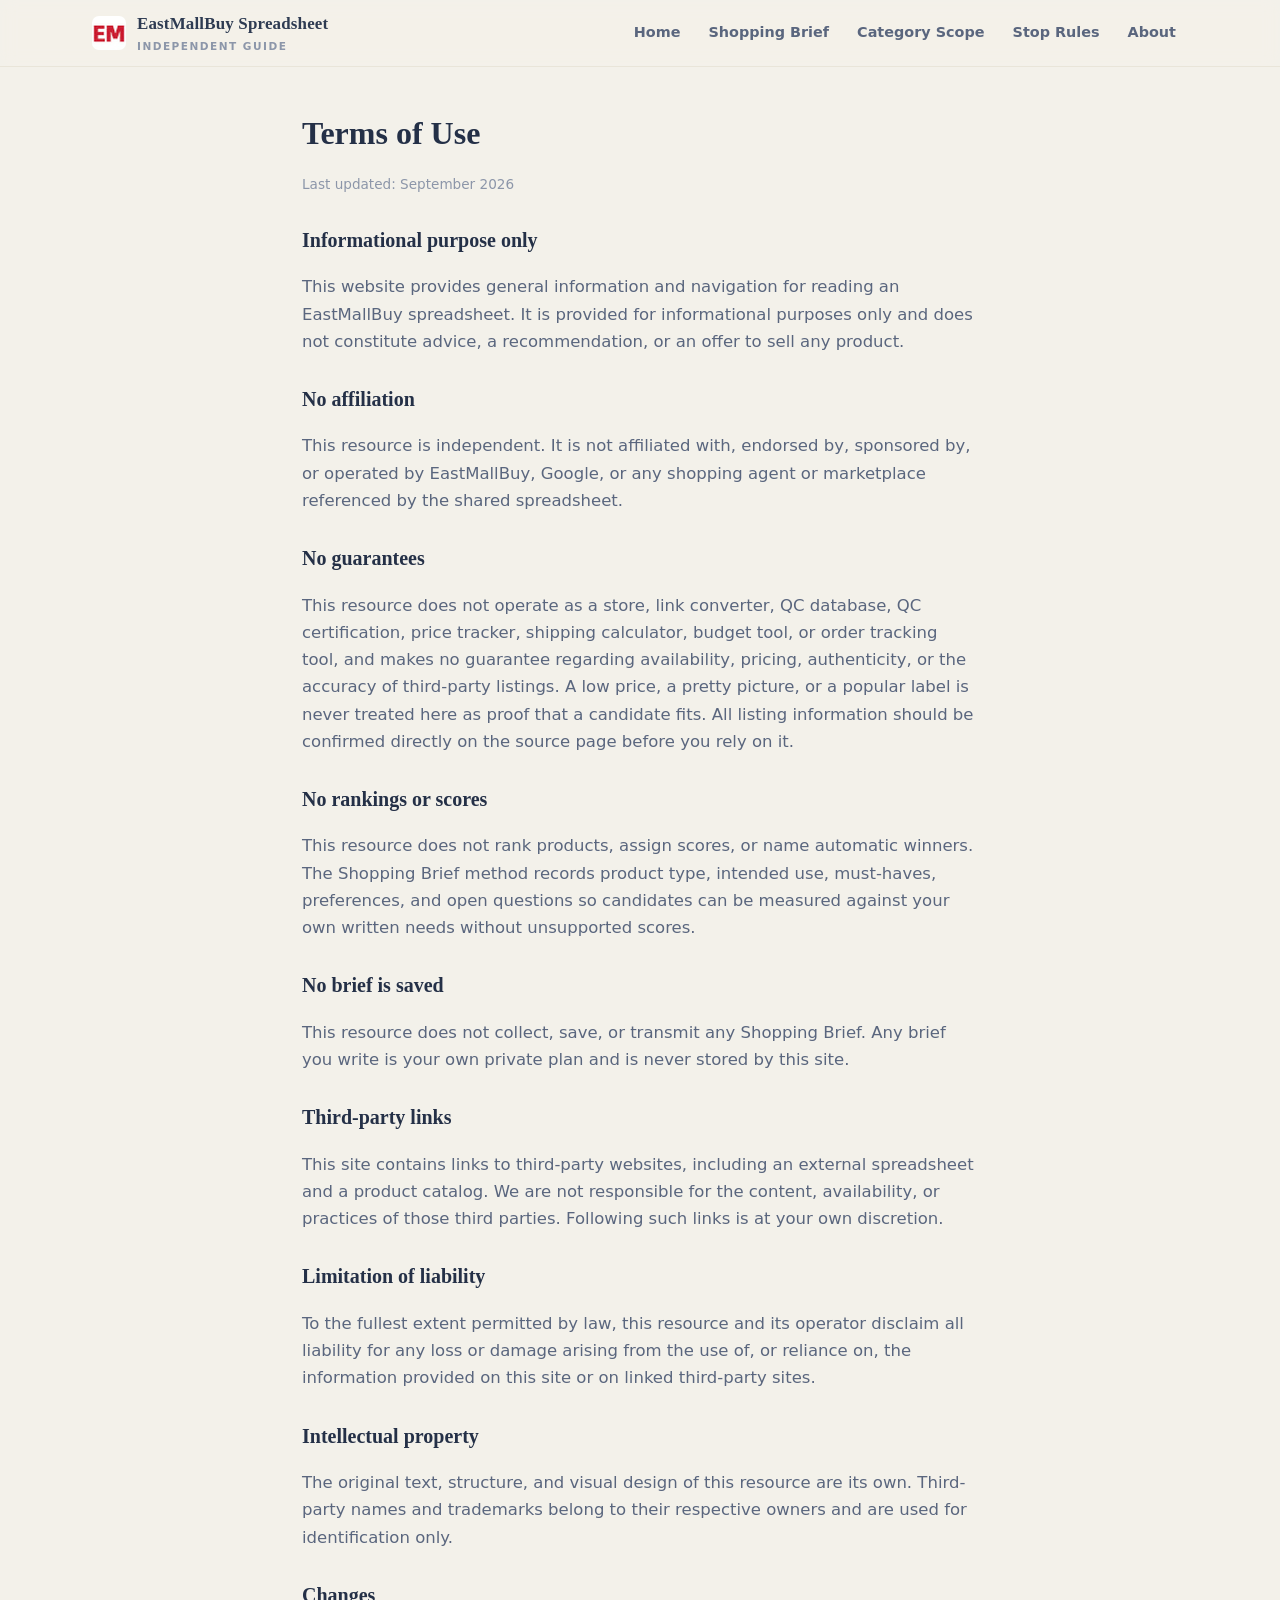
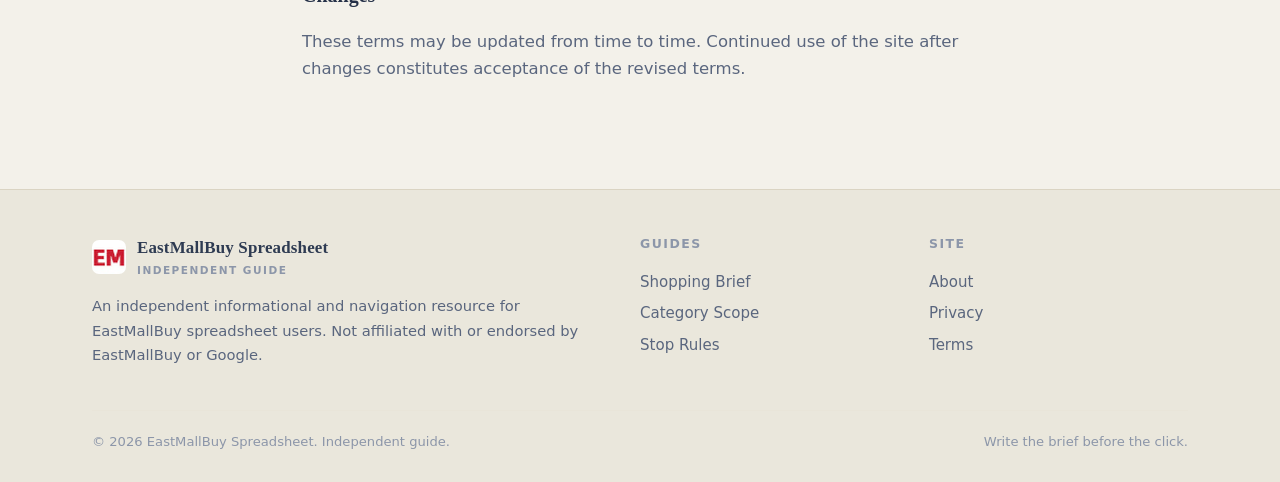
<file: terms/index.html>
<!DOCTYPE html>
<html lang="en">
<head>
  <meta charset="UTF-8">
  <meta name="viewport" content="width=device-width, initial-scale=1.0">
  <title>Terms of Use | EastMallBuy Spreadsheet</title>
  <meta name="description" content="Terms of use for the EastMallBuy Spreadsheet independent resource.">
  <link rel="canonical" href="https://repglide.github.io/eastmallbuy-spreadsheet/terms/">
  <link rel="icon" type="image/png" href="../assets/images/favicon.png">
  <link rel="stylesheet" href="../assets/css/styles.css">
  <meta name="robots" content="index, follow">
</head>
<body>
  <a href="#main-content" class="skip-link">Skip to main content</a>

  <header class="site-header">
    <div class="container header-inner">
      <a href="../index.html" class="brand" aria-label="EastMallBuy Spreadsheet Home">
        <img src="../assets/images/logo.png" alt="EastMallBuy logo" width="34" height="34">
        <span class="brand-name">EastMallBuy Spreadsheet<small>Independent Guide</small></span>
      </a>
      <button class="mobile-nav-toggle" aria-expanded="false" aria-label="Toggle navigation menu">
        <svg viewBox="0 0 24 24" fill="none" stroke="currentColor" stroke-width="2" width="22" height="22"><line x1="3" y1="6" x2="21" y2="6"></line><line x1="3" y1="12" x2="21" y2="12"></line><line x1="3" y1="18" x2="21" y2="18"></line></svg>
      </button>
      <nav class="main-nav" aria-label="Primary Navigation">
        <ul>
          <li><a href="../index.html">Home</a></li>
          <li><a href="../shopping-brief-guide/">Shopping Brief</a></li>
          <li><a href="../category-scope-guide/">Category Scope</a></li>
          <li><a href="../stop-rule-guide/">Stop Rules</a></li>
          <li><a href="../about/">About</a></li>
        </ul>
      </nav>
    </div>
  </header>

  <main id="main-content">
    <div class="legal-body">
      <h1>Terms of Use</h1>
      <p class="legal-date">Last updated: September 2026</p>

      <h2>Informational purpose only</h2>
      <p>This website provides general information and navigation for reading an EastMallBuy spreadsheet. It is provided for informational purposes only and does not constitute advice, a recommendation, or an offer to sell any product.</p>

      <h2>No affiliation</h2>
      <p>This resource is independent. It is not affiliated with, endorsed by, sponsored by, or operated by EastMallBuy, Google, or any shopping agent or marketplace referenced by the shared spreadsheet.</p>

      <h2>No guarantees</h2>
      <p>This resource does not operate as a store, link converter, QC database, QC certification, price tracker, shipping calculator, budget tool, or order tracking tool, and makes no guarantee regarding availability, pricing, authenticity, or the accuracy of third-party listings. A low price, a pretty picture, or a popular label is never treated here as proof that a candidate fits. All listing information should be confirmed directly on the source page before you rely on it.</p>

      <h2>No rankings or scores</h2>
      <p>This resource does not rank products, assign scores, or name automatic winners. The Shopping Brief method records product type, intended use, must-haves, preferences, and open questions so candidates can be measured against your own written needs without unsupported scores.</p>

      <h2>No brief is saved</h2>
      <p>This resource does not collect, save, or transmit any Shopping Brief. Any brief you write is your own private plan and is never stored by this site.</p>

      <h2>Third-party links</h2>
      <p>This site contains links to third-party websites, including an external spreadsheet and a product catalog. We are not responsible for the content, availability, or practices of those third parties. Following such links is at your own discretion.</p>

      <h2>Limitation of liability</h2>
      <p>To the fullest extent permitted by law, this resource and its operator disclaim all liability for any loss or damage arising from the use of, or reliance on, the information provided on this site or on linked third-party sites.</p>

      <h2>Intellectual property</h2>
      <p>The original text, structure, and visual design of this resource are its own. Third-party names and trademarks belong to their respective owners and are used for identification only.</p>

      <h2>Changes</h2>
      <p>These terms may be updated from time to time. Continued use of the site after changes constitutes acceptance of the revised terms.</p>
    </div>
  </main>

  <footer class="site-footer">
    <div class="container">
      <div class="footer-grid">
        <div class="footer-brand">
          <a href="../index.html" class="brand" aria-label="EastMallBuy Spreadsheet Home">
            <img src="../assets/images/logo.png" alt="EastMallBuy logo" width="30" height="30">
            <span class="brand-name">EastMallBuy Spreadsheet<small>Independent Guide</small></span>
          </a>
          <p>An independent informational and navigation resource for EastMallBuy spreadsheet users. Not affiliated with or endorsed by EastMallBuy or Google.</p>
        </div>
        <div class="footer-col">
          <h4>Guides</h4>
          <ul>
            <li><a href="../shopping-brief-guide/">Shopping Brief</a></li>
            <li><a href="../category-scope-guide/">Category Scope</a></li>
            <li><a href="../stop-rule-guide/">Stop Rules</a></li>
          </ul>
        </div>
        <div class="footer-col">
          <h4>Site</h4>
          <ul>
            <li><a href="../about/">About</a></li>
            <li><a href="../privacy/">Privacy</a></li>
            <li><a href="../terms/">Terms</a></li>
          </ul>
        </div>
      </div>
      <div class="footer-bottom">
        <span>&copy; <span id="year">2026</span> EastMallBuy Spreadsheet. Independent guide.</span>
        <span>Write the brief before the click.</span>
      </div>
    </div>
  </footer>

  <script src="../assets/js/main.js"></script>
</body>
</html>
</file>
<file: assets/css/styles.css>
/* ==========================================================================
   EastMallBuy Spreadsheet — Shopping Brief / Storefront Grid theme
   Morning mist off-white · deep blue-gray ink · sunrise orange accent ·
   peacock green primary button · brick red · soft sky blue
   Signatures: facade grid, window frame, awning stripe, brief pin,
   priority tab, doorway line
   ========================================================================== */

:root {
  /* palette */
  --mist:       #F3F1EA;
  --mist-2:     #EAE7DC;
  --mist-3:     #DED9C9;
  --paper:      #FBFAF5;
  --ink:        #2E3B52;
  --ink-2:      #243047;
  --ink-soft:   #5A667E;
  --ink-faint:  #8C96A9;
  --sunrise:    #F0812C;
  --sunrise-d:  #D96A17;
  --sunrise-s:  #FCE8D6;
  --peacock:    #0E7F6E;
  --peacock-d:  #0A6355;
  --peacock-s:  #DDF0EB;
  --brick:      #B84A2E;
  --brick-d:    #98391F;
  --brick-s:    #F8E1DA;
  --sky:        #A9CDE5;
  --sky-d:      #5C87A8;
  --sky-s:      #E4EEF6;
  --line:       #DAD4C3;
  --line-soft:  #E9E5D9;

  /* typography */
  --serif: Georgia, 'Times New Roman', Times, serif;
  --sans: system-ui, -apple-system, 'Segoe UI', Roboto, Helvetica, Arial, sans-serif;
  --mono: ui-monospace, SFMono-Regular, 'SF Mono', Menlo, Consolas, monospace;

  /* geometry */
  --radius: 14px;
  --radius-sm: 8px;
  --container: 1140px;
  --shadow-sm: 0 1px 2px rgba(46, 59, 82, 0.05), 0 2px 8px rgba(46, 59, 82, 0.06);
  --shadow-md: 0 4px 14px rgba(46, 59, 82, 0.10), 0 12px 32px rgba(46, 59, 82, 0.08);
}

* { box-sizing: border-box; }
html { scroll-behavior: smooth; -webkit-text-size-adjust: 100%; }

body {
  margin: 0;
  font-family: var(--sans);
  font-size: 16.5px;
  line-height: 1.65;
  color: var(--ink);
  background: var(--mist);
  -webkit-font-smoothing: antialiased;
  text-rendering: optimizeLegibility;
}

/* ---------- accessibility ---------- */
.skip-link { position: absolute; left: -9999px; top: 0; background: var(--ink); color: #fff; padding: 10px 16px; z-index: 200; border-radius: 0 0 var(--radius-sm) 0; }
.skip-link:focus { left: 0; }
:focus-visible { outline: 3px solid var(--sunrise); outline-offset: 2px; border-radius: 3px; }
.visually-hidden { position: absolute !important; width: 1px; height: 1px; margin: -1px; padding: 0; border: 0; overflow: hidden; clip: rect(0 0 0 0); white-space: nowrap; }

/* ---------- layout ---------- */
.container { max-width: var(--container); margin: 0 auto; padding: 0 22px; }

/* ---------- header ---------- */
.site-header { position: sticky; top: 0; z-index: 100; background: rgba(243, 241, 234, 0.92); backdrop-filter: saturate(140%) blur(8px); border-bottom: 1px solid var(--line-soft); }
.header-inner { display: flex; align-items: center; gap: 20px; height: 66px; }
.brand { display: flex; align-items: center; gap: 11px; text-decoration: none; color: var(--ink); }
.brand img { width: 34px; height: 34px; display: block; border-radius: 7px; }
.brand-name { font-family: var(--serif); font-weight: 700; font-size: 1.06rem; letter-spacing: 0.01em; }
.brand-name small { display: block; font-family: var(--sans); font-weight: 600; font-size: 0.66rem; color: var(--ink-faint); letter-spacing: 0.14em; text-transform: uppercase; }

.main-nav { margin-left: auto; }
.main-nav ul { display: flex; align-items: center; gap: 4px; list-style: none; margin: 0; padding: 0; }
.main-nav a { display: block; padding: 8px 12px; text-decoration: none; color: var(--ink-soft); font-weight: 600; font-size: 0.9rem; border-radius: var(--radius-sm); }
.main-nav a:hover { background: var(--mist-2); color: var(--ink); }
.main-nav a.active { color: var(--sunrise-d); background: var(--sunrise-s); }

.mobile-nav-toggle { display: none; margin-left: auto; width: 44px; height: 44px; border: 1px solid var(--line); background: #fff; border-radius: var(--radius-sm); cursor: pointer; color: var(--ink); }
.mobile-nav-toggle svg { display: block; margin: 0 auto; }

@media (max-width: 860px) {
  .main-nav { display: none; }
  .mobile-nav-toggle { display: block; }
  .main-nav.open { display: block; position: absolute; left: 0; right: 0; top: 66px; background: #fff; border-bottom: 1px solid var(--line); box-shadow: var(--shadow-md); }
  .main-nav.open ul { flex-direction: column; align-items: stretch; gap: 2px; padding: 8px; }
  .main-nav.open a { padding: 12px 14px; }
}

/* ---------- buttons ---------- */
.btn { display: inline-flex; align-items: center; justify-content: center; gap: 8px; padding: 12px 22px; border-radius: 999px; text-decoration: none; font-weight: 700; font-size: 0.98rem; line-height: 1.2; border: 1.5px solid transparent; transition: transform 0.12s ease, box-shadow 0.12s ease, background 0.12s ease; }
.btn:active { transform: translateY(1px); }
.btn-primary { background: var(--peacock); color: #fff; box-shadow: 0 4px 14px rgba(14, 127, 110, 0.30); }
.btn-primary:hover { background: var(--peacock-d); box-shadow: 0 6px 18px rgba(14, 127, 110, 0.38); }
.btn-secondary { background: #fff; color: var(--ink); border-color: var(--line); box-shadow: var(--shadow-sm); }
.btn-secondary:hover { border-color: var(--ink-soft); background: #fff; }
.btn-sm { padding: 9px 16px; font-size: 0.88rem; }

/* ---------- hero ---------- */
.hero-section { padding: 56px 0 44px; position: relative; overflow: hidden; background: radial-gradient(circle at 85% 8%, var(--sky-s) 0, transparent 42%), radial-gradient(circle at 6% 92%, var(--sunrise-s) 0, transparent 40%); }
.hero-grid { display: grid; grid-template-columns: 1.05fr 0.95fr; gap: 44px; align-items: center; }
.hero-badge { display: inline-block; padding: 5px 13px; border-radius: 999px; background: var(--sunrise-s); color: var(--sunrise-d); font-weight: 700; font-size: 0.76rem; letter-spacing: 0.08em; text-transform: uppercase; }
.hero-title { font-family: var(--serif); font-size: clamp(2.05rem, 4.6vw, 3.1rem); line-height: 1.12; color: var(--ink-2); margin: 18px 0 16px; font-weight: 700; }
.hero-title em { font-style: normal; color: var(--sunrise); }
.hero-description { font-size: 1.08rem; color: var(--ink-soft); max-width: 34em; margin: 0 0 26px; }
.hero-actions { display: flex; flex-wrap: wrap; gap: 12px; }

/* hero storefront facade: brief board + window panes */
.hero-visual { position: relative; display: flex; justify-content: center; }
.facade {
  position: relative; width: 330px; padding: 16px;
  background:
    radial-gradient(circle at 12px 12px, var(--mist-3) 2px, transparent 2.4px),
    var(--paper);
  background-size: auto, auto;
  border: 1px solid var(--line);
  border-radius: 16px;
  box-shadow: var(--shadow-md);
}
/* facade grid behind the storefront */
.facade::before {
  content: ""; position: absolute; inset: 16px;
  background:
    repeating-linear-gradient(0deg, transparent 0 26px, rgba(46,59,82,0.05) 26px 27px),
    repeating-linear-gradient(90deg, transparent 0 26px, rgba(46,59,82,0.05) 26px 27px);
  border-radius: 10px; pointer-events: none;
}
.facade-grid { position: relative; display: grid; grid-template-columns: 1.1fr 0.9fr; gap: 12px; }

/* brief board (five fields) */
.brief-board {
  position: relative; background: var(--paper); border: 1px solid var(--line);
  border-radius: 10px; padding: 26px 10px 10px; display: flex; flex-direction: column; gap: 6px;
  box-shadow: inset 0 0 0 1px var(--line-soft);
}
/* brief pin: a pushpin at the top */
.brief-pin {
  position: absolute; top: 6px; left: 50%; transform: translateX(-50%);
  width: 12px; height: 12px; border-radius: 50%;
  background: var(--sunrise); border: 2px solid var(--sunrise-d);
  box-shadow: inset 0 -2px 0 rgba(0,0,0,0.12), 0 1px 2px rgba(46,59,82,0.3);
  z-index: 2;
}
.brief-pin::after { content: ""; position: absolute; top: 3px; left: 50%; transform: translateX(-50%); width: 3px; height: 3px; border-radius: 50%; background: #fff; opacity: 0.7; }
.brief-field { position: relative; z-index: 1; font-family: var(--mono); font-size: 0.56rem; font-weight: 700; letter-spacing: 0.03em; color: var(--ink-soft); line-height: 1.35; padding-left: 8px; border-left: 2px solid var(--sunrise); }
.brief-field b { display: block; font-size: 0.5rem; letter-spacing: 0.1em; text-transform: uppercase; color: var(--sunrise-d); }
.brief-field .pin-line { color: var(--ink-faint); font-weight: 600; }

/* window panes (rhythmic storefront display) */
.window-grid { display: grid; grid-template-columns: 1fr 1fr; gap: 8px; align-content: start; }
.window-pane {
  position: relative; aspect-ratio: 1 / 1.1; border-radius: 7px;
  background: linear-gradient(160deg, var(--sky-s) 0%, #fff 100%);
  border: 1.5px solid var(--sky);
}
/* window frame cross */
.window-pane::before { content: ""; position: absolute; inset: 0; background: linear-gradient(180deg, transparent 49.5%, var(--sky) 49.5%, var(--sky) 50.5%, transparent 50.5%), linear-gradient(90deg, transparent 49.5%, var(--sky) 49.5%, var(--sky) 50.5%, transparent 50.5%); opacity: 0.5; }
/* awning stripe above the whole storefront */
.awning-stripe {
  position: absolute; top: -7px; left: 12px; right: 12px; height: 9px; z-index: 1;
  background: repeating-linear-gradient(90deg, var(--peacock) 0 7px, var(--peacock-s) 7px 14px);
  border-radius: 3px 3px 0 0;
  box-shadow: 0 1px 3px rgba(46,59,82,0.18);
}
/* doorway line on the facade edge */
.doorway-line { position: absolute; left: 6px; top: 30px; bottom: 30px; width: 6px; border-left: 2px solid var(--brick); border-top: 2px solid var(--brick); border-bottom: 2px solid var(--brick); opacity: 0.55; }

@media (max-width: 860px) {
  .hero-grid { grid-template-columns: 1fr; gap: 26px; }
  .hero-section { padding-top: 34px; }
  .facade { width: 100%; max-width: 340px; }
}

/* ---------- section scaffolding ---------- */
.section { padding: 46px 0; }
.section-alt { background: var(--mist-2); }
.section-header { max-width: 680px; margin: 0 auto 34px; text-align: center; }
.eyebrow { display: inline-block; font-size: 0.76rem; font-weight: 700; letter-spacing: 0.14em; text-transform: uppercase; color: var(--sunrise-d); }
.section-title { font-family: var(--serif); font-size: clamp(1.6rem, 3.4vw, 2.15rem); color: var(--ink-2); margin: 10px 0 12px; line-height: 1.2; }
.section-lead { color: var(--ink-soft); font-size: 1.02rem; margin: 0; }

/* ---------- category grid (storefront window cards) ---------- */
.categories-section { padding-top: 10px; }
.cat-grid { display: grid; grid-template-columns: repeat(4, 1fr); gap: 14px; }
.cat-card {
  position: relative; display: flex; flex-direction: column; gap: 9px;
  background: #fff; border: 1px solid var(--line); border-radius: var(--radius);
  padding: 22px 16px 14px; text-decoration: none; color: var(--ink);
  box-shadow: var(--shadow-sm); transition: transform 0.14s ease, box-shadow 0.14s ease, border-color 0.14s ease;
}
.cat-card:hover { transform: translateY(-3px); box-shadow: var(--shadow-md); border-color: var(--sunrise); }
/* geometric awning across the top of each window */
.cat-card::before {
  content: ""; position: absolute; top: 0; left: 10px; right: 10px; height: 9px;
  background: repeating-linear-gradient(90deg, var(--peacock) 0 6px, var(--peacock-s) 6px 12px);
  border-radius: 4px 4px 0 0; opacity: 0.9;
}
.cat-top { display: flex; align-items: flex-start; justify-content: space-between; }
.cat-code { font-family: var(--mono); font-size: 0.72rem; color: var(--ink-faint); letter-spacing: 0.06em; }
.cat-spec { font-family: var(--serif); font-size: 1.5rem; font-weight: 800; color: var(--ink-2); line-height: 1; }
.cat-icon { width: 28px; height: 28px; color: var(--peacock-d); }
.cat-icon svg { width: 100%; height: 100%; filter: drop-shadow(1.1px 1.1px 0 rgba(14, 127, 110, 0.28)); }
.cat-name { font-weight: 700; color: var(--ink-2); font-size: 0.97rem; line-height: 1.3; }
.cat-card .cat-arrow { margin-top: auto; font-size: 0.8rem; font-weight: 700; color: var(--sunrise-d); }

@media (max-width: 900px) {
  .cat-grid { grid-template-columns: repeat(2, 1fr); gap: 12px; }
  .cat-card { padding: 20px 13px 12px; }
}

/* ---------- Write the Brief Before the Click (large brief board) ---------- */
.brief-board-lg {
  max-width: 780px; margin: 0 auto; background: var(--paper);
  border: 1px solid var(--line); border-radius: 16px; box-shadow: var(--shadow-md);
  position: relative; overflow: hidden;
}
.brief-board-lg .bb-head {
  display: flex; align-items: center; justify-content: space-between; gap: 12px;
  padding: 16px 22px; background: var(--ink-2); color: #fff;
}
.brief-board-lg .bb-head .bb-title { font-family: var(--mono); font-size: 0.78rem; font-weight: 800; letter-spacing: 0.12em; text-transform: uppercase; }
.brief-board-lg .bb-head .bb-pin { width: 14px; height: 14px; border-radius: 50%; background: var(--sunrise); border: 2px solid var(--sunrise-d); box-shadow: inset 0 -2px 0 rgba(0,0,0,0.12); }
.brief-board-lg .bb-rows { padding: 6px 0; }
.brief-board-lg .bb-row {
  display: grid; grid-template-columns: 170px 1fr; gap: 14px; align-items: baseline;
  padding: 14px 22px; border-top: 1px solid var(--line-soft);
}
.brief-board-lg .bb-row:first-child { border-top: 0; }
.brief-board-lg .bb-label { font-family: var(--mono); font-size: 0.74rem; font-weight: 700; letter-spacing: 0.05em; text-transform: uppercase; color: var(--sunrise-d); }
.brief-board-lg .bb-value { font-family: var(--serif); font-size: 1.02rem; color: var(--ink); }
.brief-board-lg .bb-value .dot { color: var(--ink-faint); }

@media (max-width: 600px) {
  .brief-board-lg .bb-row { grid-template-columns: 1fr; gap: 3px; padding: 13px 18px; }
  .brief-board-lg .bb-head { padding: 14px 18px; }
}

/* ---------- priority tabs (Must / Prefer / Ignore) ---------- */
.priority-grid { display: grid; grid-template-columns: repeat(3, 1fr); gap: 14px; }
.priority-tab {
  position: relative; background: #fff; border: 1px solid var(--line);
  border-radius: var(--radius); padding: 34px 20px 20px; box-shadow: var(--shadow-sm);
}
/* the tab at the top of each card */
.priority-tab::before {
  content: attr(data-tab); position: absolute; top: -1px; left: 18px;
  padding: 5px 14px; border-radius: 0 0 8px 8px; font-family: var(--mono);
  font-size: 0.7rem; font-weight: 800; letter-spacing: 0.1em; text-transform: uppercase; color: #fff;
}
.priority-tab.tab-must::before { background: var(--peacock); }
.priority-tab.tab-prefer::before { background: var(--sunrise); }
.priority-tab.tab-ignore::before { background: var(--brick); }
.priority-tab.tab-must { border-top: 4px solid var(--peacock); }
.priority-tab.tab-prefer { border-top: 4px solid var(--sunrise); }
.priority-tab.tab-ignore { border-top: 4px solid var(--brick); }
.priority-tab h3 { font-family: var(--serif); font-size: 1.18rem; color: var(--ink-2); margin: 6px 0 8px; }
.priority-tab p { color: var(--ink-soft); font-size: 0.94rem; margin: 0; }
.priority-tab .pt-kw { font-weight: 700; }
.priority-tab.tab-must .pt-kw { color: var(--peacock-d); }
.priority-tab.tab-prefer .pt-kw { color: var(--sunrise-d); }
.priority-tab.tab-ignore .pt-kw { color: var(--brick-d); }
@media (max-width: 760px) { .priority-grid { grid-template-columns: 1fr; } }

/* ---------- one aisle, one question ---------- */
.aisle-wrap { max-width: 780px; margin: 0 auto; }
.aisle-steps { list-style: none; margin: 0 0 20px; padding: 0; counter-reset: aisle; }
.aisle-steps li {
  position: relative; display: flex; gap: 14px; align-items: flex-start;
  padding: 14px 16px; margin: 10px 0; background: #fff; border: 1px solid var(--line);
  border-radius: var(--radius); box-shadow: var(--shadow-sm); counter-increment: aisle;
}
.aisle-steps li::before {
  content: counter(aisle); flex: none; width: 30px; height: 30px; border-radius: 50%;
  display: grid; place-items: center; background: var(--sky-s); color: var(--sky-d);
  font-weight: 800; font-size: 0.82rem; font-family: var(--mono);
}
.aisle-steps p { margin: 0; color: var(--ink-soft); font-size: 0.96rem; }
.aisle-steps strong { color: var(--ink-2); }

/* doorway visual */
.doorway-visual { display: flex; align-items: center; gap: 14px; max-width: 560px; margin: 8px auto 0; background: var(--paper); border: 1px solid var(--line); border-radius: var(--radius); padding: 20px 22px; }
.doorway-visual .dw-frame { flex: none; width: 52px; height: 64px; border: 3px solid var(--brick); border-radius: 6px 6px 0 0; position: relative; }
.doorway-visual .dw-frame::before { content: ""; position: absolute; inset: 0 6px 0 6px; border-left: 1px dashed var(--brick); border-right: 1px dashed var(--brick); opacity: 0.4; }
.doorway-visual p { margin: 0; color: var(--ink-soft); font-size: 0.95rem; }
.doorway-visual strong { color: var(--ink-2); }

/* ---------- the storefront test ---------- */
.storefront-test { max-width: 780px; margin: 0 auto; }
.st-row { display: grid; grid-template-columns: 1fr 1fr; gap: 14px; }
.st-window { background: #fff; border: 1px solid var(--line); border-radius: var(--radius); padding: 20px 22px; position: relative; }
.st-window h3 { margin: 0 0 10px; font-size: 1.02rem; display: flex; align-items: center; gap: 9px; color: var(--ink-2); }
.st-window ul { margin: 0; padding-left: 18px; color: var(--ink-soft); font-size: 0.94rem; }
.st-window ul li { margin: 6px 0; }
.st-window .mark { flex: none; width: 22px; height: 22px; border-radius: 5px; display: grid; place-items: center; font-size: 0.78rem; color: #fff; font-family: var(--mono); }
.st-window.fits .mark { background: var(--peacock); }
.st-window.fails .mark { background: var(--brick); }
/* window frame signature */
.st-window::before { content: ""; position: absolute; top: 0; left: 10px; right: 10px; height: 9px; background: repeating-linear-gradient(90deg, var(--sky) 0 6px, #fff 6px 12px); border-radius: 4px 4px 0 0; }
.st-window.fits { border-top: 4px solid var(--peacock); }
.st-window.fails { border-top: 4px solid var(--brick); }
@media (max-width: 720px) { .st-row { grid-template-columns: 1fr; } }

/* ---------- signatures: manifest rule / pending / aligned ---------- */
.manifest-rule { border-left: 3px solid var(--sunrise); background: var(--sunrise-s); padding: 14px 16px; border-radius: 0 var(--radius-sm) var(--radius-sm) 0; margin: 18px 0; font-size: 0.94rem; color: #7A4A12; }
.manifest-rule strong { display: block; font-size: 0.72rem; letter-spacing: 0.12em; text-transform: uppercase; margin-bottom: 4px; color: var(--sunrise-d); }

.pending-note { display: inline-flex; align-items: center; gap: 9px; padding: 10px 14px; border: 1px dashed var(--brick-d); border-radius: var(--radius-sm); background: var(--brick-s); color: #7A2E1A; font-weight: 600; font-size: 0.92rem; margin: 10px 0; }
.pending-note .qmark { flex: none; width: 24px; height: 24px; border-radius: 50%; background: var(--brick); color: #fff; display: grid; place-items: center; font-weight: 800; }

.aligned-note { display: inline-flex; align-items: center; gap: 9px; padding: 10px 14px; border: 1px solid var(--peacock); border-radius: var(--radius-sm); background: var(--peacock-s); color: #16513D; font-weight: 600; font-size: 0.92rem; margin: 10px 0; }
.aligned-note .qmark { flex: none; width: 24px; height: 24px; border-radius: 50%; background: var(--peacock); color: #fff; display: grid; place-items: center; font-weight: 800; }

.example-flag { display: inline-block; margin-top: 14px; font-size: 0.74rem; color: var(--ink-faint); font-style: italic; border-top: 1px dashed var(--line); padding-top: 8px; }

/* ---------- know when to leave (stop rules) ---------- */
.stop-list { list-style: none; margin: 0; padding: 0; max-width: 760px; margin-inline: auto; }
.stop-list li { display: flex; gap: 14px; align-items: flex-start; padding: 14px 16px; margin: 10px 0; background: #fff; border: 1px solid var(--line); border-radius: var(--radius); box-shadow: var(--shadow-sm); }
.stop-list .s-num { flex: none; width: 30px; height: 30px; border-radius: 50%; display: grid; place-items: center; background: var(--brick-s); color: var(--brick); font-weight: 800; font-size: 0.82rem; font-family: var(--mono); }
.stop-list p { margin: 0; color: var(--ink-soft); font-size: 0.96rem; }
.stop-list strong { color: var(--ink-2); }

/* ---------- guide entry cards ---------- */
.guide-grid { display: grid; grid-template-columns: repeat(3, 1fr); gap: 16px; }
.guide-card { display: flex; flex-direction: column; background: #fff; border: 1px solid var(--line); border-radius: var(--radius); padding: 24px 22px; text-decoration: none; color: var(--ink); box-shadow: var(--shadow-sm); transition: transform 0.14s ease, box-shadow 0.14s ease; }
.guide-card:hover { transform: translateY(-3px); box-shadow: var(--shadow-md); }
.guide-card .guide-num { font-family: var(--mono); font-size: 0.78rem; color: var(--sunrise-d); letter-spacing: 0.1em; }
.guide-card h3 { font-family: var(--serif); font-size: 1.24rem; color: var(--ink-2); margin: 8px 0 10px; }
.guide-card p { color: var(--ink-soft); font-size: 0.95rem; margin: 0 0 16px; }
.guide-card .guide-cta { margin-top: auto; font-weight: 700; color: var(--peacock-d); font-size: 0.9rem; }
@media (max-width: 900px) { .guide-grid { grid-template-columns: 1fr; } }

/* ---------- FAQ ---------- */
.faq-list { max-width: 760px; margin: 0 auto; }
details.faq-item { background: #fff; border: 1px solid var(--line); border-radius: var(--radius); margin: 10px 0; box-shadow: var(--shadow-sm); overflow: hidden; }
details.faq-item summary { cursor: pointer; list-style: none; padding: 16px 20px; font-weight: 700; color: var(--ink-2); display: flex; align-items: center; justify-content: space-between; gap: 14px; }
details.faq-item summary::-webkit-details-marker { display: none; }
details.faq-item summary::after { content: "+"; font-size: 1.5rem; font-weight: 400; color: var(--sunrise); line-height: 1; }
details.faq-item[open] summary::after { content: "–"; }
.faq-item .faq-body { padding: 0 20px 18px; color: var(--ink-soft); font-size: 0.96rem; }
.faq-item .faq-body p { margin: 0 0 10px; }

/* ---------- final CTA ---------- */
.final-cta { background: var(--ink-2); color: #fff; border-radius: 20px; padding: 44px 40px; text-align: center; position: relative; overflow: hidden; }
.final-cta::before { content: ""; position: absolute; inset: 0; opacity: 0.35; background: radial-gradient(circle at 15% 20%, var(--peacock) 0, transparent 40%), radial-gradient(circle at 85% 80%, var(--sunrise) 0, transparent 40%); }
.final-cta h2 { font-family: var(--serif); font-size: clamp(1.5rem, 3.2vw, 2.1rem); margin: 0 0 12px; position: relative; }
.final-cta p { color: rgba(255,255,255,0.82); max-width: 30em; margin: 0 auto 24px; position: relative; }
.final-cta .btn-primary { position: relative; }

/* ---------- footer ---------- */
.site-footer { border-top: 1px solid var(--line); background: var(--mist-2); padding: 44px 0 30px; margin-top: 30px; }
.footer-grid { display: grid; grid-template-columns: 2fr 1fr 1fr; gap: 30px; }
.footer-brand p { color: var(--ink-soft); font-size: 0.92rem; max-width: 34em; }
.footer-col h4 { font-size: 0.78rem; letter-spacing: 0.12em; text-transform: uppercase; color: var(--ink-faint); margin: 0 0 12px; }
.footer-col ul { list-style: none; margin: 0; padding: 0; }
.footer-col a { color: var(--ink-soft); text-decoration: none; font-size: 0.94rem; line-height: 2.1; }
.footer-col a:hover { color: var(--sunrise-d); }
.footer-bottom { margin-top: 28px; padding-top: 20px; border-top: 1px solid var(--line-soft); font-size: 0.82rem; color: var(--ink-faint); display: flex; flex-wrap: wrap; gap: 8px 20px; justify-content: space-between; }
@media (max-width: 720px) { .footer-grid { grid-template-columns: 1fr; } }

/* ---------- article / guide pages ---------- */
.page-hero { background: radial-gradient(circle at 80% 10%, var(--sky-s) 0, transparent 45%), var(--ink-2); color: #fff; padding: 48px 0 40px; position: relative; overflow: hidden; }
.page-hero .container { position: relative; }
.page-hero h1 { font-family: var(--serif); font-size: clamp(1.8rem, 4vw, 2.6rem); margin: 12px 0 12px; line-height: 1.15; color: #fff; }
.page-hero p { color: rgba(255,255,255,0.82); max-width: 40em; font-size: 1.05rem; }

.article-body { max-width: 760px; margin: 0 auto; padding: 40px 22px 60px; }
.article-body h2 { font-family: var(--serif); font-size: 1.5rem; color: var(--ink-2); margin: 38px 0 12px; }
.article-body h3 { font-size: 1.12rem; color: var(--ink-2); margin: 26px 0 8px; }
.article-body p { color: var(--ink-soft); margin: 0 0 16px; }
.article-body ul, .article-body ol { color: var(--ink-soft); margin: 0 0 18px; padding-left: 22px; }
.article-body li { margin: 6px 0; }
.article-body blockquote { margin: 22px 0; padding: 16px 20px; background: var(--mist-2); border-left: 4px solid var(--sunrise); border-radius: 0 var(--radius-sm) var(--radius-sm) 0; color: var(--ink-soft); font-family: var(--serif); font-size: 1.06rem; }

.back-link { display: inline-flex; align-items: center; gap: 6px; color: var(--sky-s); font-weight: 700; text-decoration: none; font-size: 0.9rem; margin-bottom: 6px; }
.back-link:hover { text-decoration: underline; }

/* legal pages */
.legal-body { max-width: 720px; margin: 0 auto; padding: 40px 22px 60px; }
.legal-body h1 { font-family: var(--serif); color: var(--ink-2); font-size: 2rem; margin: 0 0 6px; }
.legal-body .legal-date { color: var(--ink-faint); font-size: 0.85rem; margin-bottom: 24px; }
.legal-body h2 { font-family: var(--serif); font-size: 1.25rem; color: var(--ink-2); margin: 28px 0 8px; }
.legal-body p, .legal-body li { color: var(--ink-soft); }
.legal-body ul { padding-left: 22px; }

/* 404 */
.notfound { text-align: center; padding: 70px 22px 80px; }
.notfound .big { font-family: var(--serif); font-size: clamp(4rem, 14vw, 7rem); color: var(--ink-2); margin: 0; line-height: 1; }
.notfound h1 { font-family: var(--serif); color: var(--ink-2); margin: 8px 0 12px; }
.notfound p { color: var(--ink-soft); max-width: 30em; margin: 0 auto 24px; }
</file>
